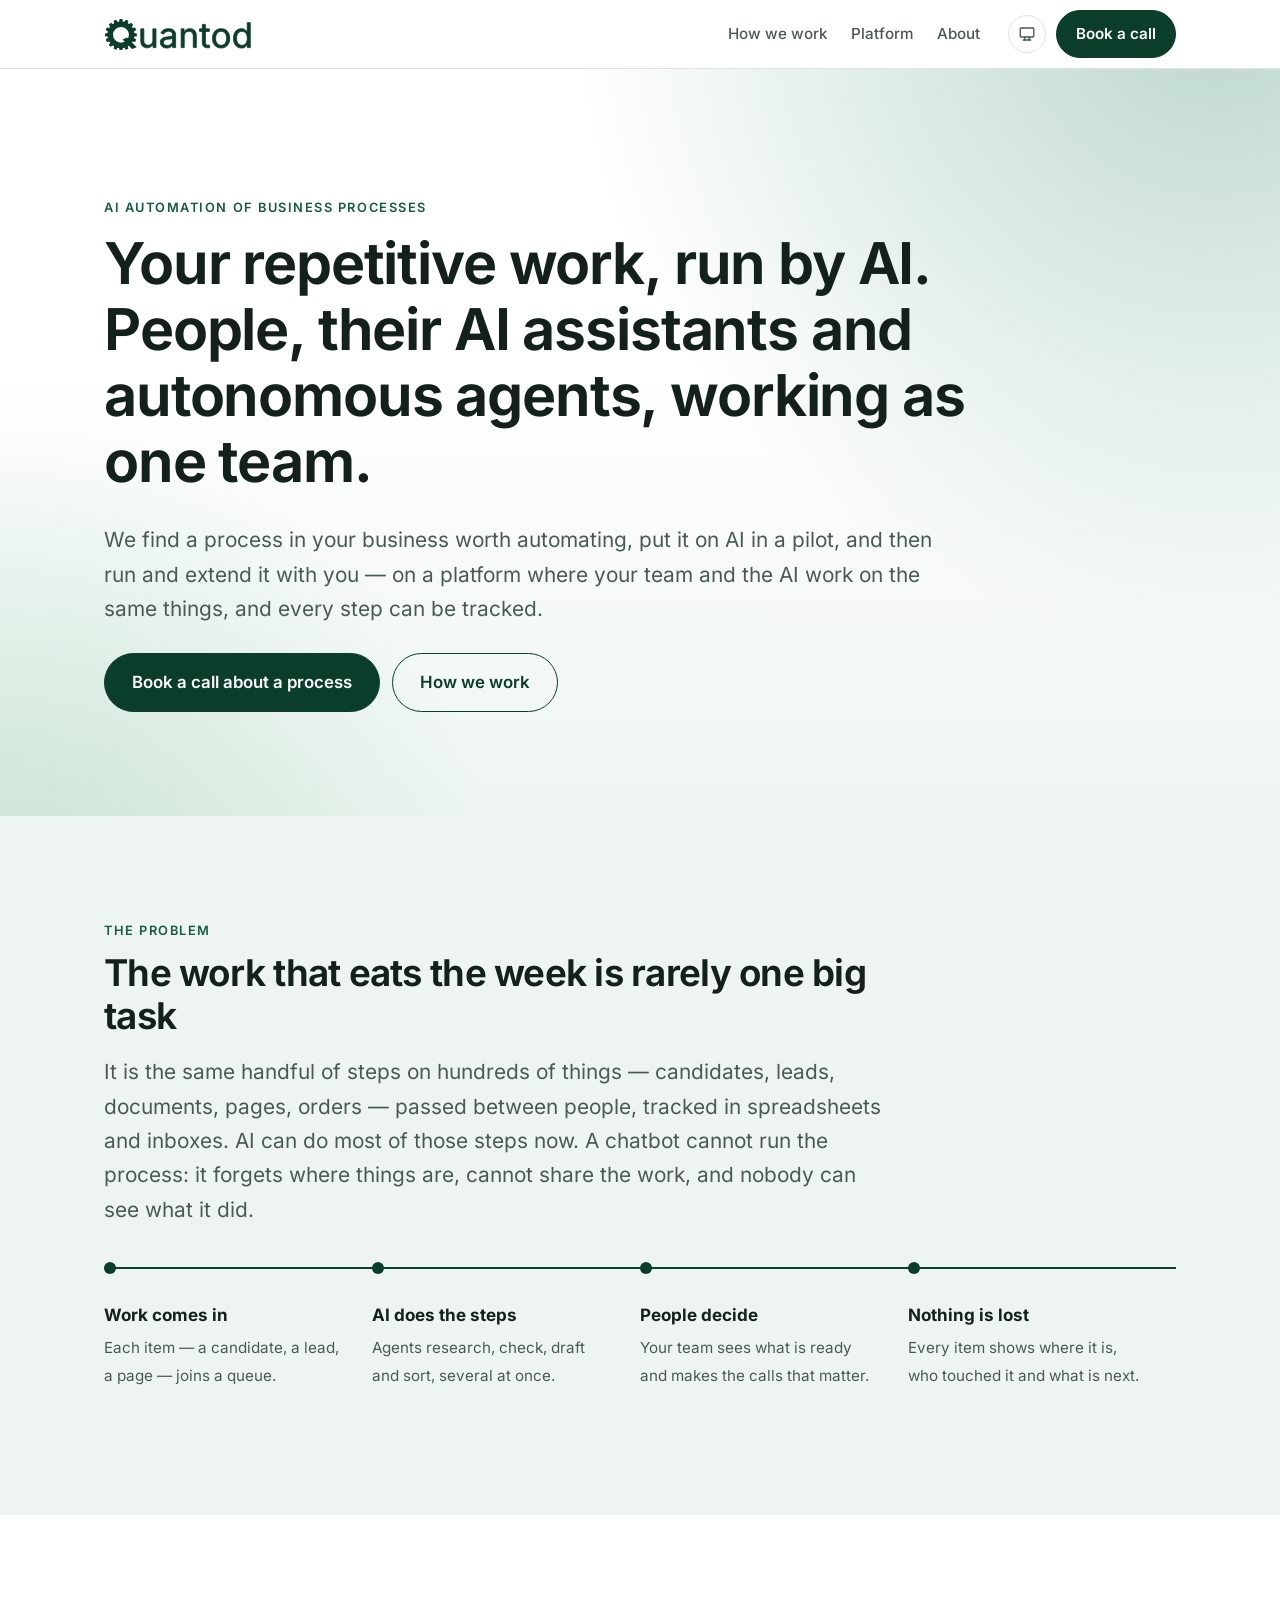
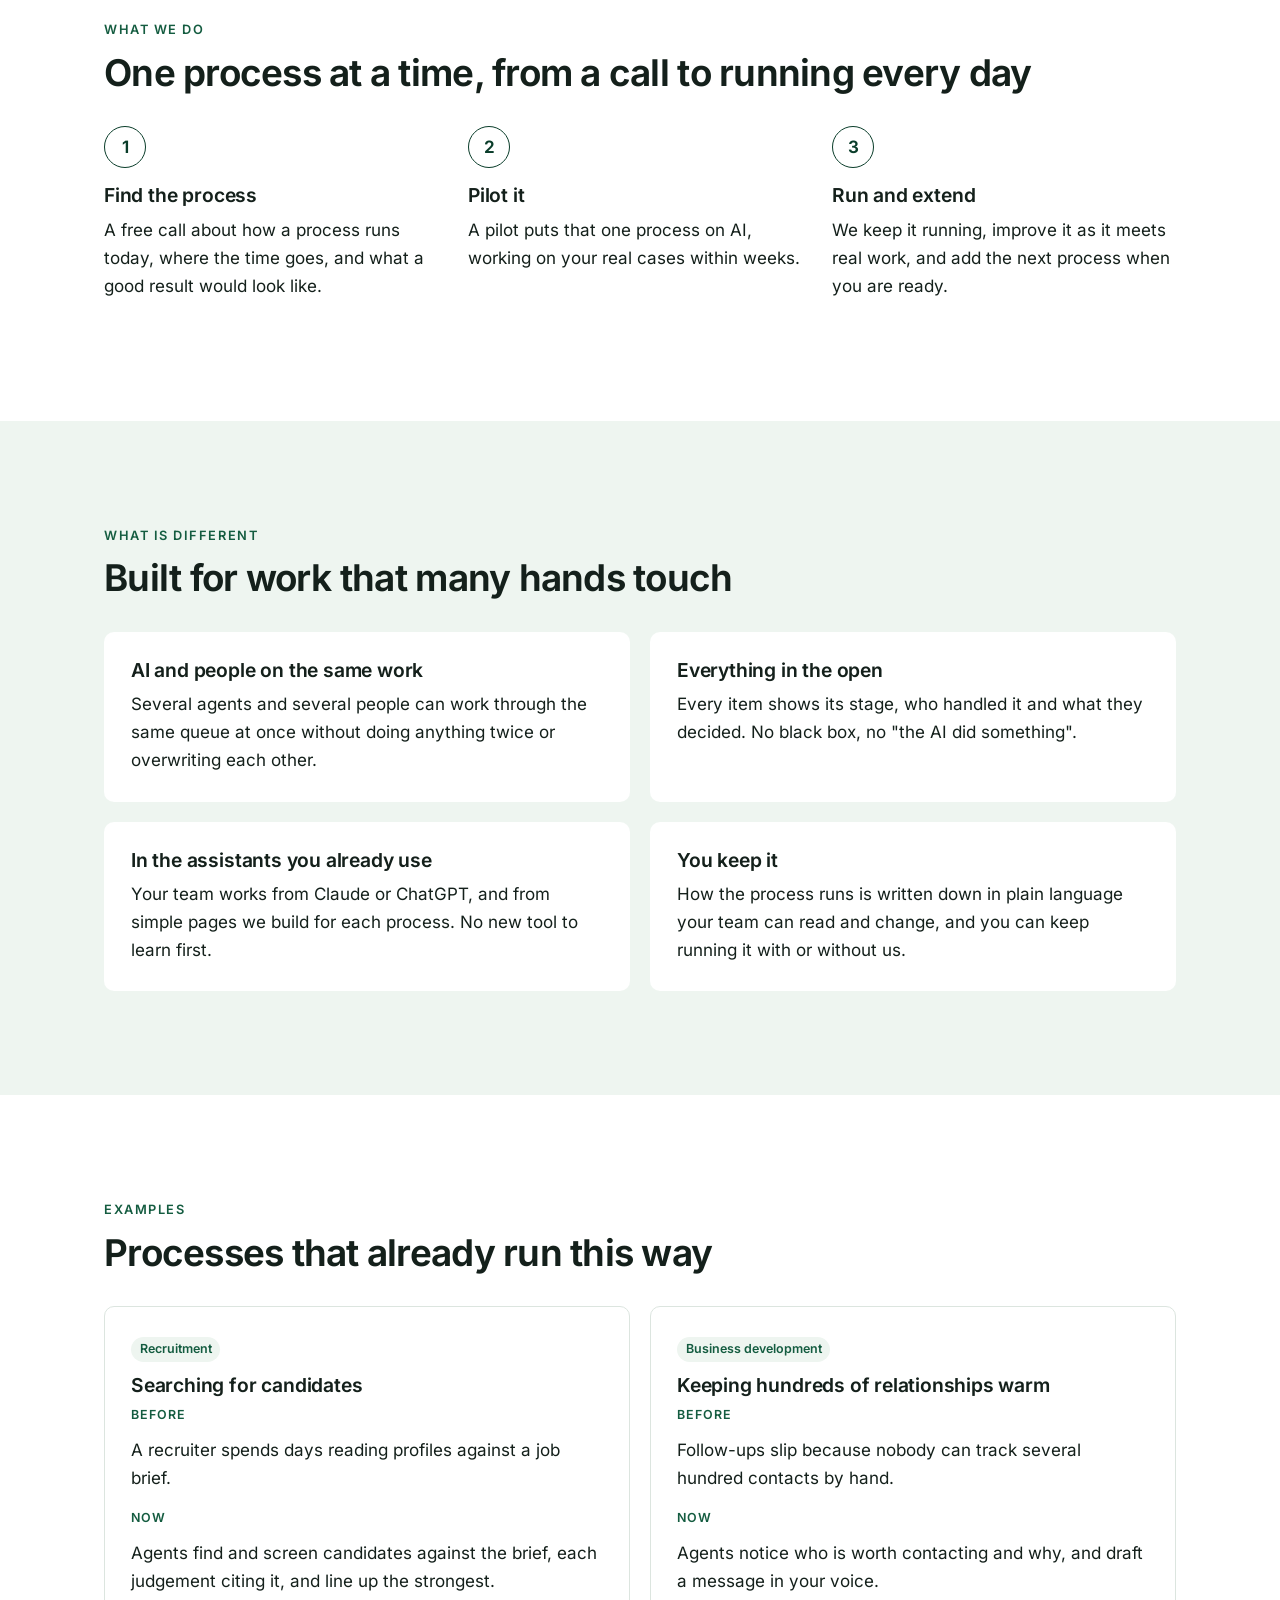
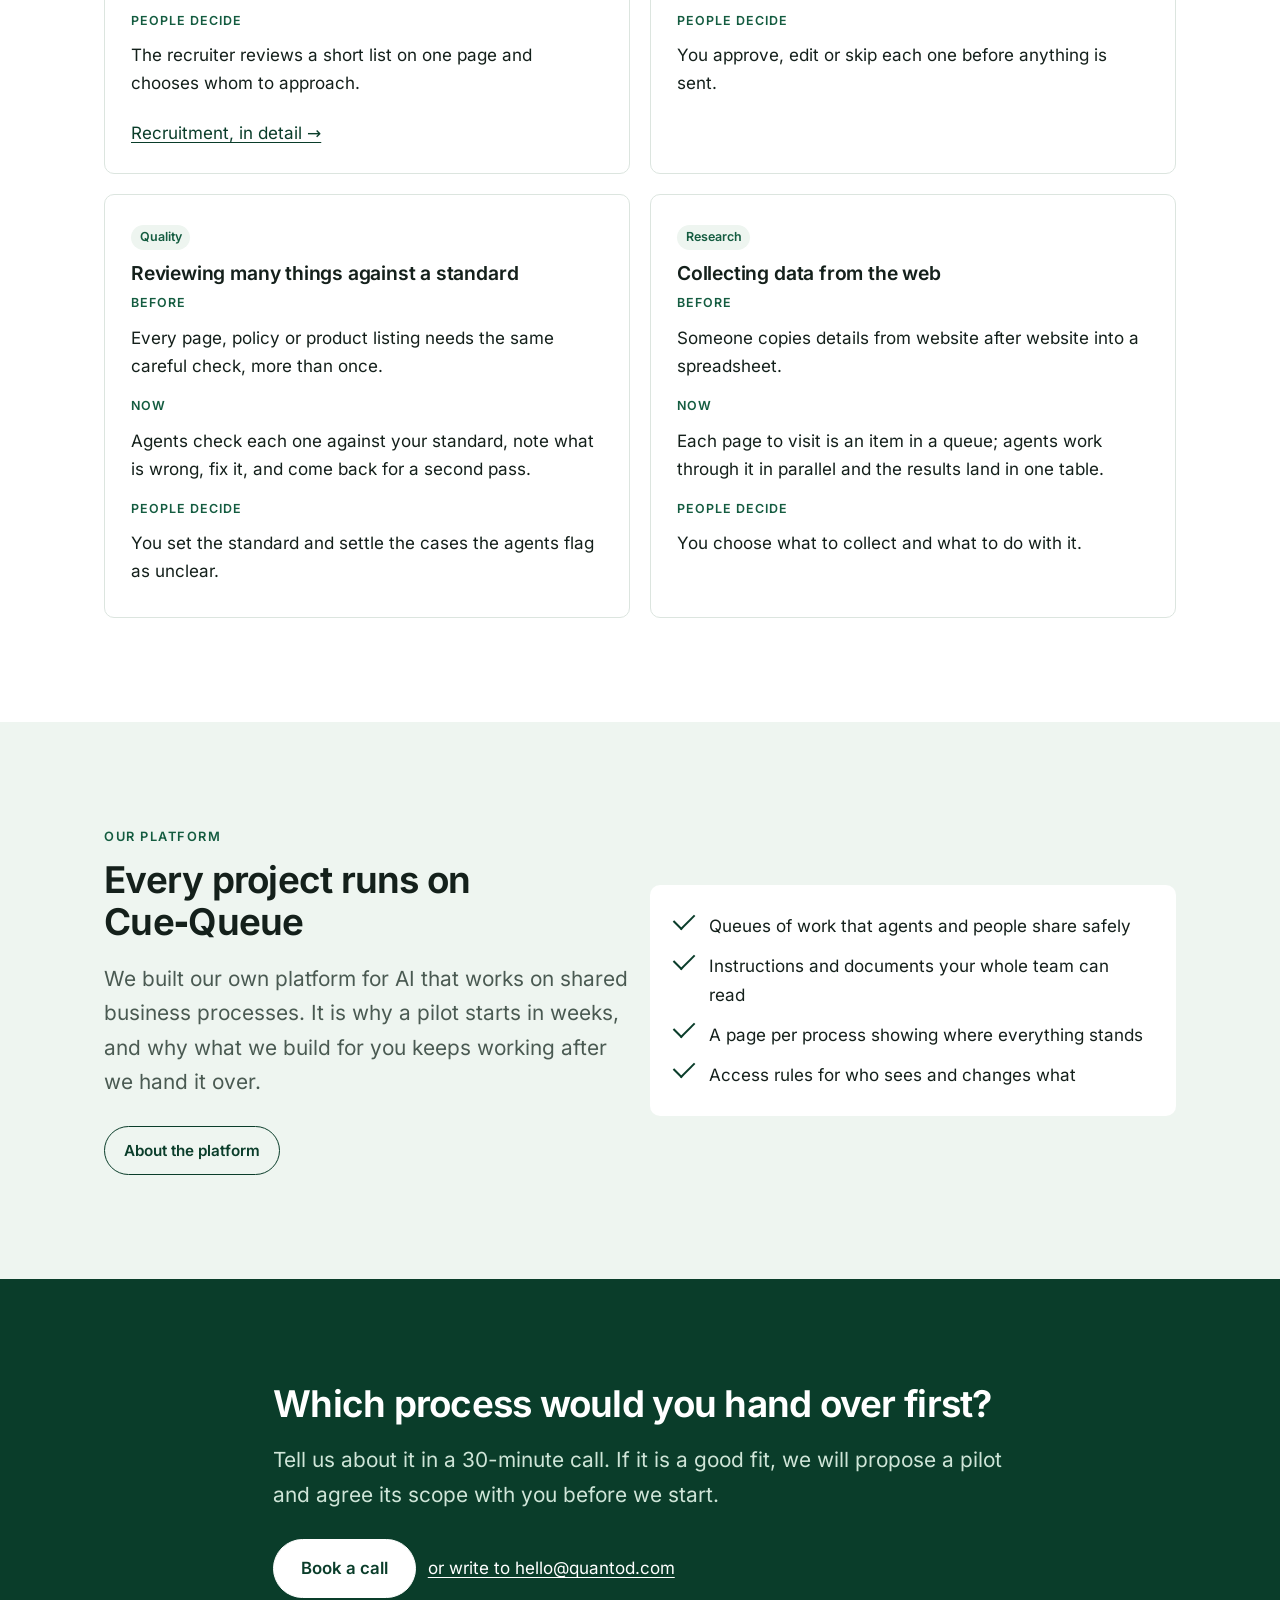
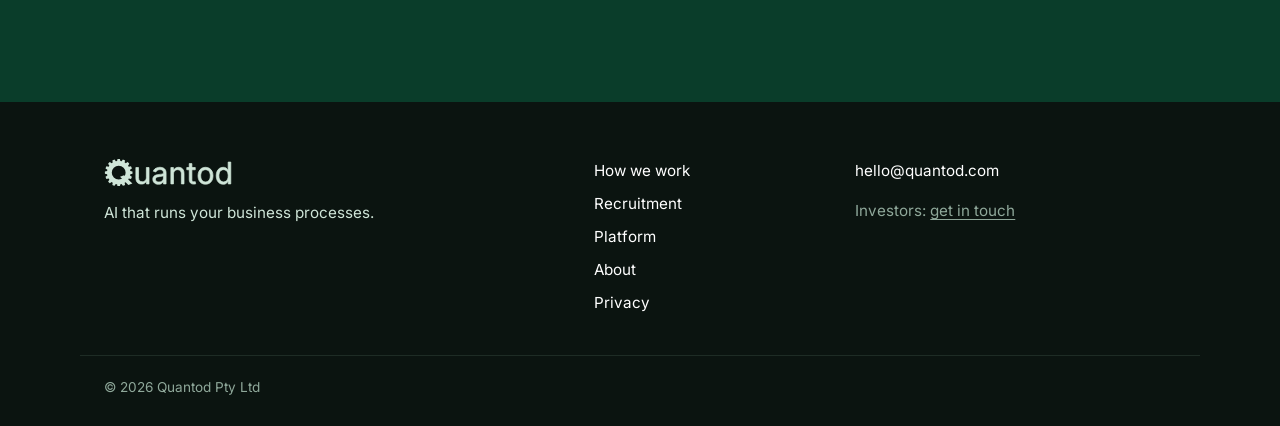
<file: index.html>
<!doctype html>
<html lang="en">
<head>
  <meta charset="utf-8">
  <meta name="viewport" content="width=device-width, initial-scale=1">
  <!-- The site draws its own light and dark themes (site.css, the header's switch). darkreader-lock
       keeps Dark Reader from darkening it again; color-scheme tells browsers (Chrome's forced dark on
       Android, Samsung Internet, …) that both schemes are drawn here, so they leave the page alone. -->
  <meta name="darkreader-lock">
  <meta name="color-scheme" content="light dark">
  <title>Quantod — AI that runs your business processes</title>
  <meta name="description" content="Quantod puts your repetitive business processes on AI — a pilot on one process, then we run and extend it. People, their AI assistants and autonomous agents, working as one team.">
  <link rel="canonical" href="https://quantod.com/">
  <meta property="og:type" content="website">
  <meta property="og:title" content="Quantod — AI that runs your business processes">
  <meta property="og:description" content="Quantod puts your repetitive business processes on AI — a pilot on one process, then we run and extend it. People, their AI assistants and autonomous agents, working as one team.">
  <meta property="og:url" content="https://quantod.com/">
  <meta property="og:image" content="https://quantod.com/assets/share.png">
  <!-- The browser bar's colour: by the system, until the visitor picks a theme (theme.js). -->
  <meta name="theme-color" content="#FFFFFF" media="(prefers-color-scheme: light)">
  <meta name="theme-color" content="#0C1310" media="(prefers-color-scheme: dark)">
  <link rel="icon" href="/favicon.svg" type="image/svg+xml">
  <link rel="icon" href="/favicon-32.png" sizes="32x32" type="image/png">
  <link rel="apple-touch-icon" href="/apple-touch-icon.png">
  <link rel="preload" href="/assets/fonts/inter.woff2" as="font" type="font/woff2" crossorigin>
  <script src="/assets/theme-init.js"></script>
  <link rel="stylesheet" href="/assets/site.css">
  <script src="/assets/theme.js" defer></script>
</head>
<body>
  <a class="skip" href="#main">Skip to content</a>
  <header class="top">
    <div class="wrap top-row">
      <a class="brand" href="/" aria-label="Quantod, home"><img class="for-light" src="/assets/quantod-wordmark-green.svg" alt="Quantod" width="150" height="32"><img class="for-dark" src="/assets/quantod-wordmark-on-dark.svg" alt="Quantod" width="150" height="32"></a>
      <nav class="nav" aria-label="Main">
        <a href="/how-we-work/">How we work</a>
        <a href="/platform/">Platform</a>
        <a href="/about/">About</a>
      </nav>
      <div class="top-tools">
        <!-- Light → dark → system (theme.js). Icons: Tabler (MIT) sun, moon, device-desktop. -->
        <button type="button" class="theme-button" data-theme-button data-choice="auto" aria-label="Theme: System (change)" title="Theme: System">
          <svg class="icon-light" viewBox="0 0 24 24" width="18" height="18" fill="none" aria-hidden="true"><path d="M12 12m-4 0a4 4 0 1 0 8 0a4 4 0 1 0 -8 0"/><path d="M3 12h1m8 -9v1m8 8h1m-9 8v1m-6.4 -15.4l.7 .7m12.1 -.7l-.7 .7m0 11.4l.7 .7m-12.1 -.7l-.7 .7"/></svg>
          <svg class="icon-dark" viewBox="0 0 24 24" width="18" height="18" fill="none" aria-hidden="true"><path d="M12 3c.132 0 .263 0 .393 0a7.5 7.5 0 0 0 7.92 12.446a9 9 0 1 1 -8.313 -12.454z"/></svg>
          <svg class="icon-auto" viewBox="0 0 24 24" width="18" height="18" fill="none" aria-hidden="true"><path d="M3 5a1 1 0 0 1 1 -1h16a1 1 0 0 1 1 1v10a1 1 0 0 1 -1 1h-16a1 1 0 0 1 -1 -1v-10z"/><path d="M7 20h10"/><path d="M9 16v4"/><path d="M15 16v4"/></svg>
        </button>
        <a class="button" href="https://cal.com/quantod">Book a call</a>
      </div>
    </div>
  </header>

  <main id="main">

    <section class="hero wash">
      <div class="wrap">
        <p class="eyebrow">AI automation of business processes</p>
        <h1>Your repetitive work, run by AI. People, their AI assistants and autonomous agents, working as one team.</h1>
        <p class="lead">We find a process in your business worth automating, put it on AI in a pilot, and then run and extend it with you — on a platform where your team and the AI work on the same things, and every step can be tracked.</p>
        <div class="actions">
          <a class="button big" href="https://cal.com/quantod">Book a call about a process</a>
          <a class="button ghost big" href="/how-we-work/">How we work</a>
        </div>
      </div>
    </section>

    <section class="tint">
      <div class="wrap">
        <div class="narrow">
          <p class="eyebrow">The problem</p>
          <h2>The work that eats the week is rarely one big task</h2>
          <p class="lead">It is the same handful of steps on hundreds of things — candidates, leads, documents, pages, orders — passed between people, tracked in spreadsheets and inboxes. AI can do most of those steps now. A chatbot cannot run the process: it forgets where things are, cannot share the work, and nobody can see what it did.</p>
        </div>
        <div class="flow" aria-label="How a process runs with Quantod">
          <div><strong>Work comes in</strong><span>Each item — a candidate, a lead, a page — joins a queue.</span></div>
          <div><strong>AI does the steps</strong><span>Agents research, check, draft and sort, several at once.</span></div>
          <div><strong>People decide</strong><span>Your team sees what is ready and makes the calls that matter.</span></div>
          <div><strong>Nothing is lost</strong><span>Every item shows where it is, who touched it and what is next.</span></div>
        </div>
      </div>
    </section>

    <section>
      <div class="wrap">
        <p class="eyebrow">What we do</p>
        <h2>One process at a time, from a call to running every day</h2>
        <div class="grid three steps stack-top">
          <div class="step"><h3>Find the process</h3><p>A free call about how a process runs today, where the time goes, and what a good result would look like.</p></div>
          <div class="step"><h3>Pilot it</h3><p>A pilot puts that one process on AI, working on your real cases within weeks.</p></div>
          <div class="step"><h3>Run and extend</h3><p>We keep it running, improve it as it meets real work, and add the next process when you are ready.</p></div>
        </div>
      </div>
    </section>

    <section class="tint">
      <div class="wrap">
        <p class="eyebrow">What is different</p>
        <h2>Built for work that many hands touch</h2>
        <div class="grid two stack-top">
          <div class="card"><h3>AI and people on the same work</h3><p>Several agents and several people can work through the same queue at once without doing anything twice or overwriting each other.</p></div>
          <div class="card"><h3>Everything in the open</h3><p>Every item shows its stage, who handled it and what they decided. No black box, no "the AI did something".</p></div>
          <div class="card"><h3>In the assistants you already use</h3><p>Your team works from Claude or ChatGPT, and from simple pages we build for each process. No new tool to learn first.</p></div>
          <div class="card"><h3>You keep it</h3><p>How the process runs is written down in plain language your team can read and change, and you can keep running it with or without us.</p></div>
        </div>
      </div>
    </section>

    <section>
      <div class="wrap">
        <p class="eyebrow">Examples</p>
        <h2>Processes that already run this way</h2>
        <div class="grid two stack-top">
          <article class="card story">
            <span class="tag">Recruitment</span>
            <h3>Searching for candidates</h3>
            <dl>
              <dt>Before</dt><dd>A recruiter spends days reading profiles against a job brief.</dd>
              <dt>Now</dt><dd>Agents find and screen candidates against the brief, each judgement citing it, and line up the strongest.</dd>
              <dt>People decide</dt><dd>The recruiter reviews a short list on one page and chooses whom to approach.</dd>
            </dl>
            <p class="more"><a href="/recruitment/">Recruitment, in detail →</a></p>
          </article>
          <article class="card story">
            <span class="tag">Business development</span>
            <h3>Keeping hundreds of relationships warm</h3>
            <dl>
              <dt>Before</dt><dd>Follow-ups slip because nobody can track several hundred contacts by hand.</dd>
              <dt>Now</dt><dd>Agents notice who is worth contacting and why, and draft a message in your voice.</dd>
              <dt>People decide</dt><dd>You approve, edit or skip each one before anything is sent.</dd>
            </dl>
          </article>
          <article class="card story">
            <span class="tag">Quality</span>
            <h3>Reviewing many things against a standard</h3>
            <dl>
              <dt>Before</dt><dd>Every page, policy or product listing needs the same careful check, more than once.</dd>
              <dt>Now</dt><dd>Agents check each one against your standard, note what is wrong, fix it, and come back for a second pass.</dd>
              <dt>People decide</dt><dd>You set the standard and settle the cases the agents flag as unclear.</dd>
            </dl>
          </article>
          <article class="card story">
            <span class="tag">Research</span>
            <h3>Collecting data from the web</h3>
            <dl>
              <dt>Before</dt><dd>Someone copies details from website after website into a spreadsheet.</dd>
              <dt>Now</dt><dd>Each page to visit is an item in a queue; agents work through it in parallel and the results land in one table.</dd>
              <dt>People decide</dt><dd>You choose what to collect and what to do with it.</dd>
            </dl>
          </article>
        </div>
      </div>
    </section>

    <section class="tint">
      <div class="wrap grid two align-center">
        <div>
          <p class="eyebrow">Our platform</p>
          <h2>Every project runs on Cue‑Queue</h2>
          <p class="lead">We built our own platform for AI that works on shared business processes. It is why a pilot starts in weeks, and why what we build for you keeps working after we hand it over.</p>
          <div class="actions"><a class="button ghost" href="/platform/">About the platform</a></div>
        </div>
        <div class="card">
          <ul class="ticks">
            <li>Queues of work that agents and people share safely</li>
            <li>Instructions and documents your whole team can read</li>
            <li>A page per process showing where everything stands</li>
            <li>Access rules for who sees and changes what</li>
          </ul>
        </div>
      </div>
    </section>

    <section class="dark">
      <div class="wrap narrow">
        <h2>Which process would you hand over first?</h2>
        <p class="lead">Tell us about it in a 30-minute call. If it is a good fit, we will propose a pilot and agree its scope with you before we start.</p>
        <div class="actions"><a class="button big" href="https://cal.com/quantod">Book a call</a><a href="mailto:hello@quantod.com">or write to hello@quantod.com</a></div>
      </div>
    </section>

  </main>

  <footer class="foot">
    <div class="wrap foot-row">
      <div>
        <img src="/assets/quantod-wordmark-on-dark.svg" alt="Quantod" width="130" height="28">
        <p>AI that runs your business processes.</p>
      </div>
      <nav aria-label="Footer">
        <a href="/how-we-work/">How we work</a>
        <a href="/recruitment/">Recruitment</a>
        <a href="/platform/">Platform</a>
        <a href="/about/">About</a>
        <a href="/privacy/">Privacy</a>
      </nav>
      <div>
        <p><a href="mailto:hello@quantod.com">hello@quantod.com</a></p>
        <p class="quiet">Investors: <a href="mailto:hello@quantod.com?subject=Investors">get in touch</a></p>
      </div>
    </div>
    <div class="wrap legal">© 2026 Quantod Pty Ltd</div>
  </footer>
</body>
</html>
</file>
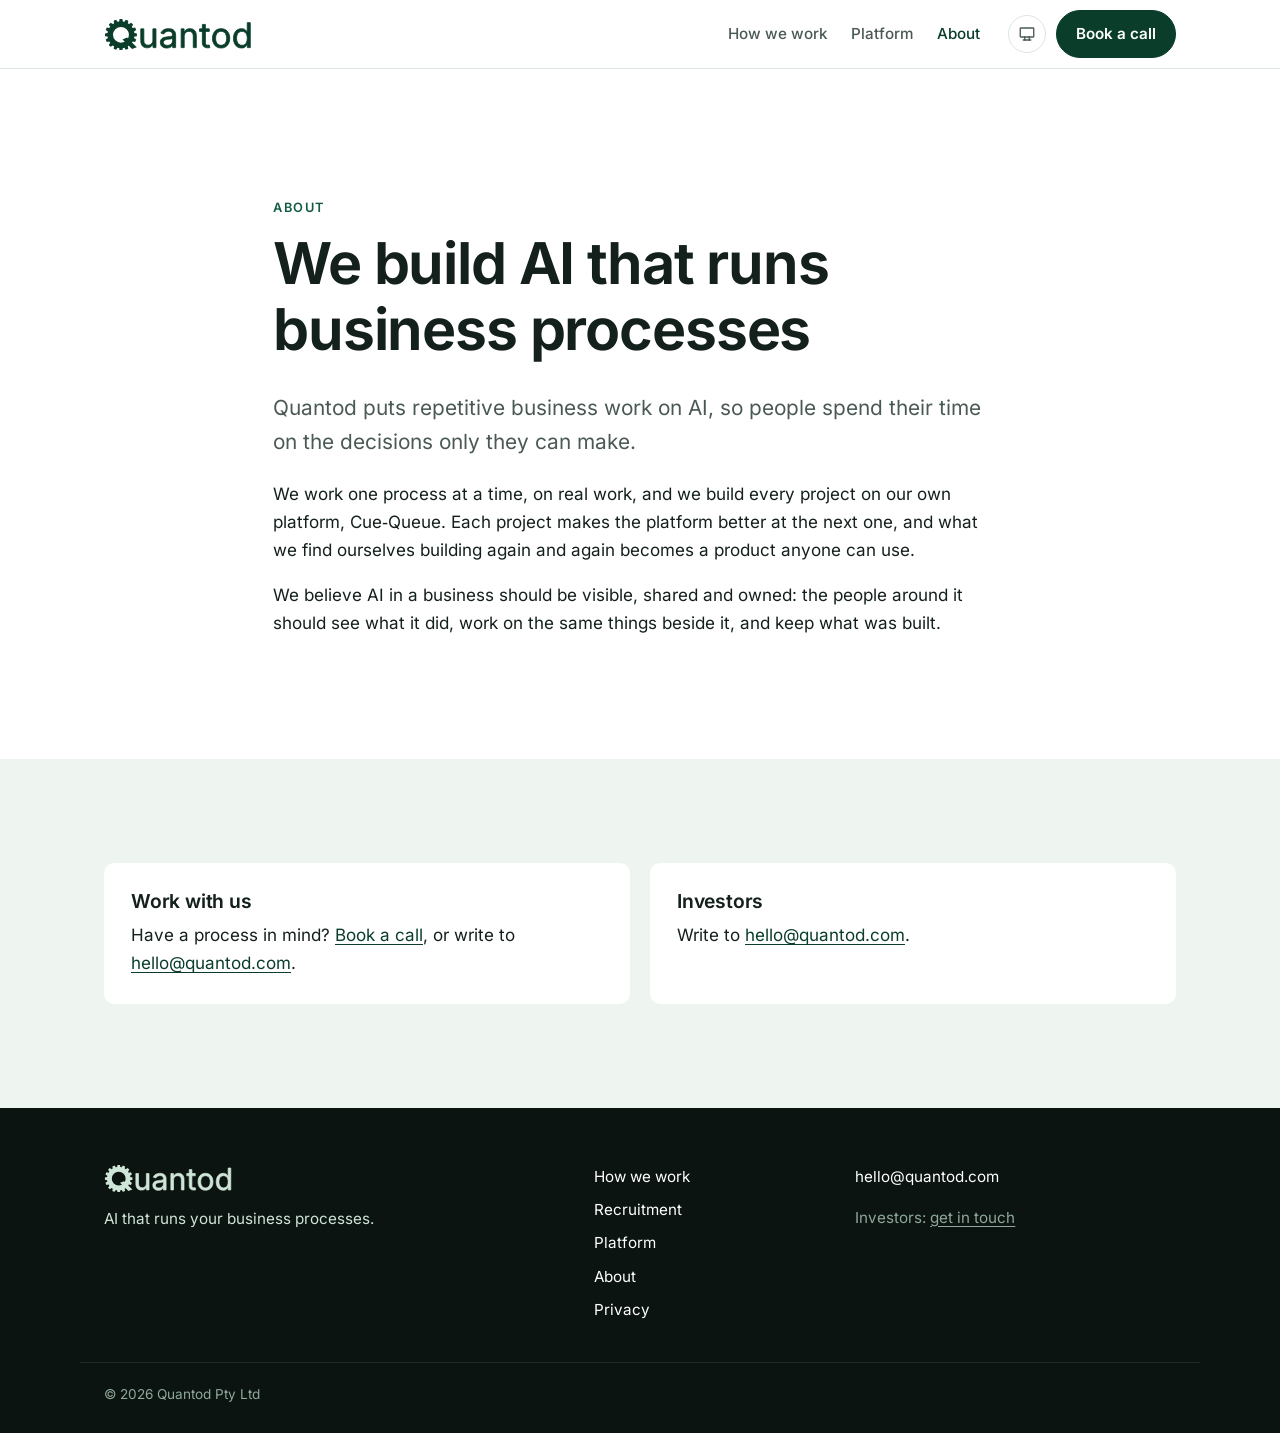
<file: about/index.html>
<!doctype html>
<html lang="en">
<head>
  <meta charset="utf-8">
  <meta name="viewport" content="width=device-width, initial-scale=1">
  <!-- The site draws its own light and dark themes (site.css, the header's switch). darkreader-lock
       keeps Dark Reader from darkening it again; color-scheme tells browsers (Chrome's forced dark on
       Android, Samsung Internet, …) that both schemes are drawn here, so they leave the page alone. -->
  <meta name="darkreader-lock">
  <meta name="color-scheme" content="light dark">
  <title>About — Quantod</title>
  <meta name="description" content="Quantod builds AI that runs business processes. We deliver it as projects, on our own platform, and turn what repeats into products.">
  <link rel="canonical" href="https://quantod.com/about/">
  <meta property="og:type" content="website">
  <meta property="og:title" content="About — Quantod">
  <meta property="og:description" content="Quantod builds AI that runs business processes. We deliver it as projects, on our own platform, and turn what repeats into products.">
  <meta property="og:url" content="https://quantod.com/about/">
  <meta property="og:image" content="https://quantod.com/assets/share.png">
  <!-- The browser bar's colour: by the system, until the visitor picks a theme (theme.js). -->
  <meta name="theme-color" content="#FFFFFF" media="(prefers-color-scheme: light)">
  <meta name="theme-color" content="#0C1310" media="(prefers-color-scheme: dark)">
  <link rel="icon" href="/favicon.svg" type="image/svg+xml">
  <link rel="icon" href="/favicon-32.png" sizes="32x32" type="image/png">
  <link rel="apple-touch-icon" href="/apple-touch-icon.png">
  <link rel="preload" href="/assets/fonts/inter.woff2" as="font" type="font/woff2" crossorigin>
  <script src="/assets/theme-init.js"></script>
  <link rel="stylesheet" href="/assets/site.css">
  <script src="/assets/theme.js" defer></script>
</head>
<body>
  <a class="skip" href="#main">Skip to content</a>
  <header class="top">
    <div class="wrap top-row">
      <a class="brand" href="/" aria-label="Quantod, home"><img class="for-light" src="/assets/quantod-wordmark-green.svg" alt="Quantod" width="150" height="32"><img class="for-dark" src="/assets/quantod-wordmark-on-dark.svg" alt="Quantod" width="150" height="32"></a>
      <nav class="nav" aria-label="Main">
        <a href="/how-we-work/">How we work</a>
        <a href="/platform/">Platform</a>
        <a href="/about/" aria-current="page">About</a>
      </nav>
      <div class="top-tools">
        <!-- Light → dark → system (theme.js). Icons: Tabler (MIT) sun, moon, device-desktop. -->
        <button type="button" class="theme-button" data-theme-button data-choice="auto" aria-label="Theme: System (change)" title="Theme: System">
          <svg class="icon-light" viewBox="0 0 24 24" width="18" height="18" fill="none" aria-hidden="true"><path d="M12 12m-4 0a4 4 0 1 0 8 0a4 4 0 1 0 -8 0"/><path d="M3 12h1m8 -9v1m8 8h1m-9 8v1m-6.4 -15.4l.7 .7m12.1 -.7l-.7 .7m0 11.4l.7 .7m-12.1 -.7l-.7 .7"/></svg>
          <svg class="icon-dark" viewBox="0 0 24 24" width="18" height="18" fill="none" aria-hidden="true"><path d="M12 3c.132 0 .263 0 .393 0a7.5 7.5 0 0 0 7.92 12.446a9 9 0 1 1 -8.313 -12.454z"/></svg>
          <svg class="icon-auto" viewBox="0 0 24 24" width="18" height="18" fill="none" aria-hidden="true"><path d="M3 5a1 1 0 0 1 1 -1h16a1 1 0 0 1 1 1v10a1 1 0 0 1 -1 1h-16a1 1 0 0 1 -1 -1v-10z"/><path d="M7 20h10"/><path d="M9 16v4"/><path d="M15 16v4"/></svg>
        </button>
        <a class="button" href="https://cal.com/quantod">Book a call</a>
      </div>
    </div>
  </header>

  <main id="main">

    <section class="hero">
      <div class="wrap narrow">
        <p class="eyebrow">About</p>
        <h1>We build AI that runs business processes</h1>
        <p class="lead">Quantod puts repetitive business work on AI, so people spend their time on the decisions only they can make.</p>
        <p>We work one process at a time, on real work, and we build every project on our own platform, Cue‑Queue. Each project makes the platform better at the next one, and what we find ourselves building again and again becomes a product anyone can use.</p>
        <p>We believe AI in a business should be visible, shared and owned: the people around it should see what it did, work on the same things beside it, and keep what was built.</p>
      </div>
    </section>

    <section class="tint">
      <div class="wrap grid two">
        <div class="card">
          <h3>Work with us</h3>
          <p>Have a process in mind? <a href="https://cal.com/quantod">Book a call</a>, or write to <a href="mailto:hello@quantod.com">hello@quantod.com</a>.</p>
        </div>
        <div class="card">
          <h3>Investors</h3>
          <p>Write to <a href="mailto:hello@quantod.com?subject=Investors">hello@quantod.com</a>.</p>
        </div>
      </div>
    </section>

  </main>

  <footer class="foot">
    <div class="wrap foot-row">
      <div>
        <img src="/assets/quantod-wordmark-on-dark.svg" alt="Quantod" width="130" height="28">
        <p>AI that runs your business processes.</p>
      </div>
      <nav aria-label="Footer">
        <a href="/how-we-work/">How we work</a>
        <a href="/recruitment/">Recruitment</a>
        <a href="/platform/">Platform</a>
        <a href="/about/">About</a>
        <a href="/privacy/">Privacy</a>
      </nav>
      <div>
        <p><a href="mailto:hello@quantod.com">hello@quantod.com</a></p>
        <p class="quiet">Investors: <a href="mailto:hello@quantod.com?subject=Investors">get in touch</a></p>
      </div>
    </div>
    <div class="wrap legal">© 2026 Quantod Pty Ltd</div>
  </footer>
</body>
</html>
</file>
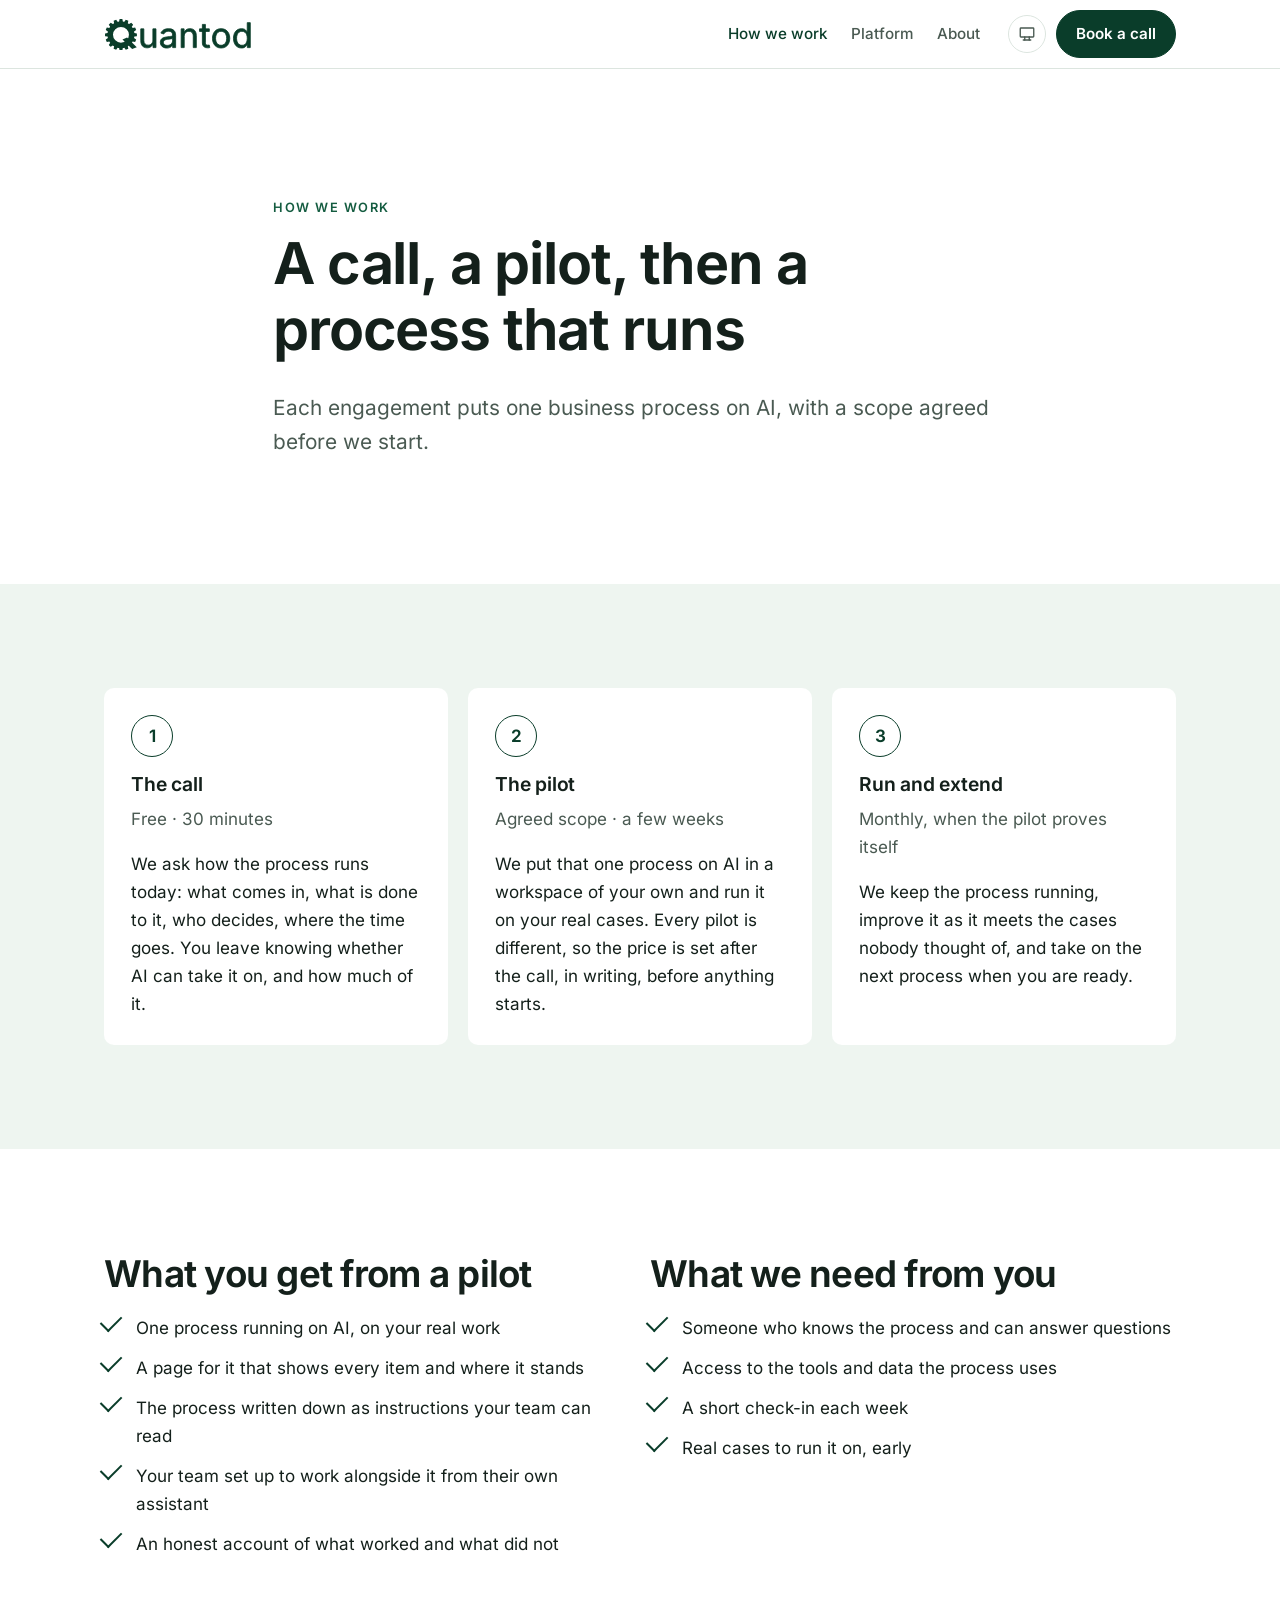
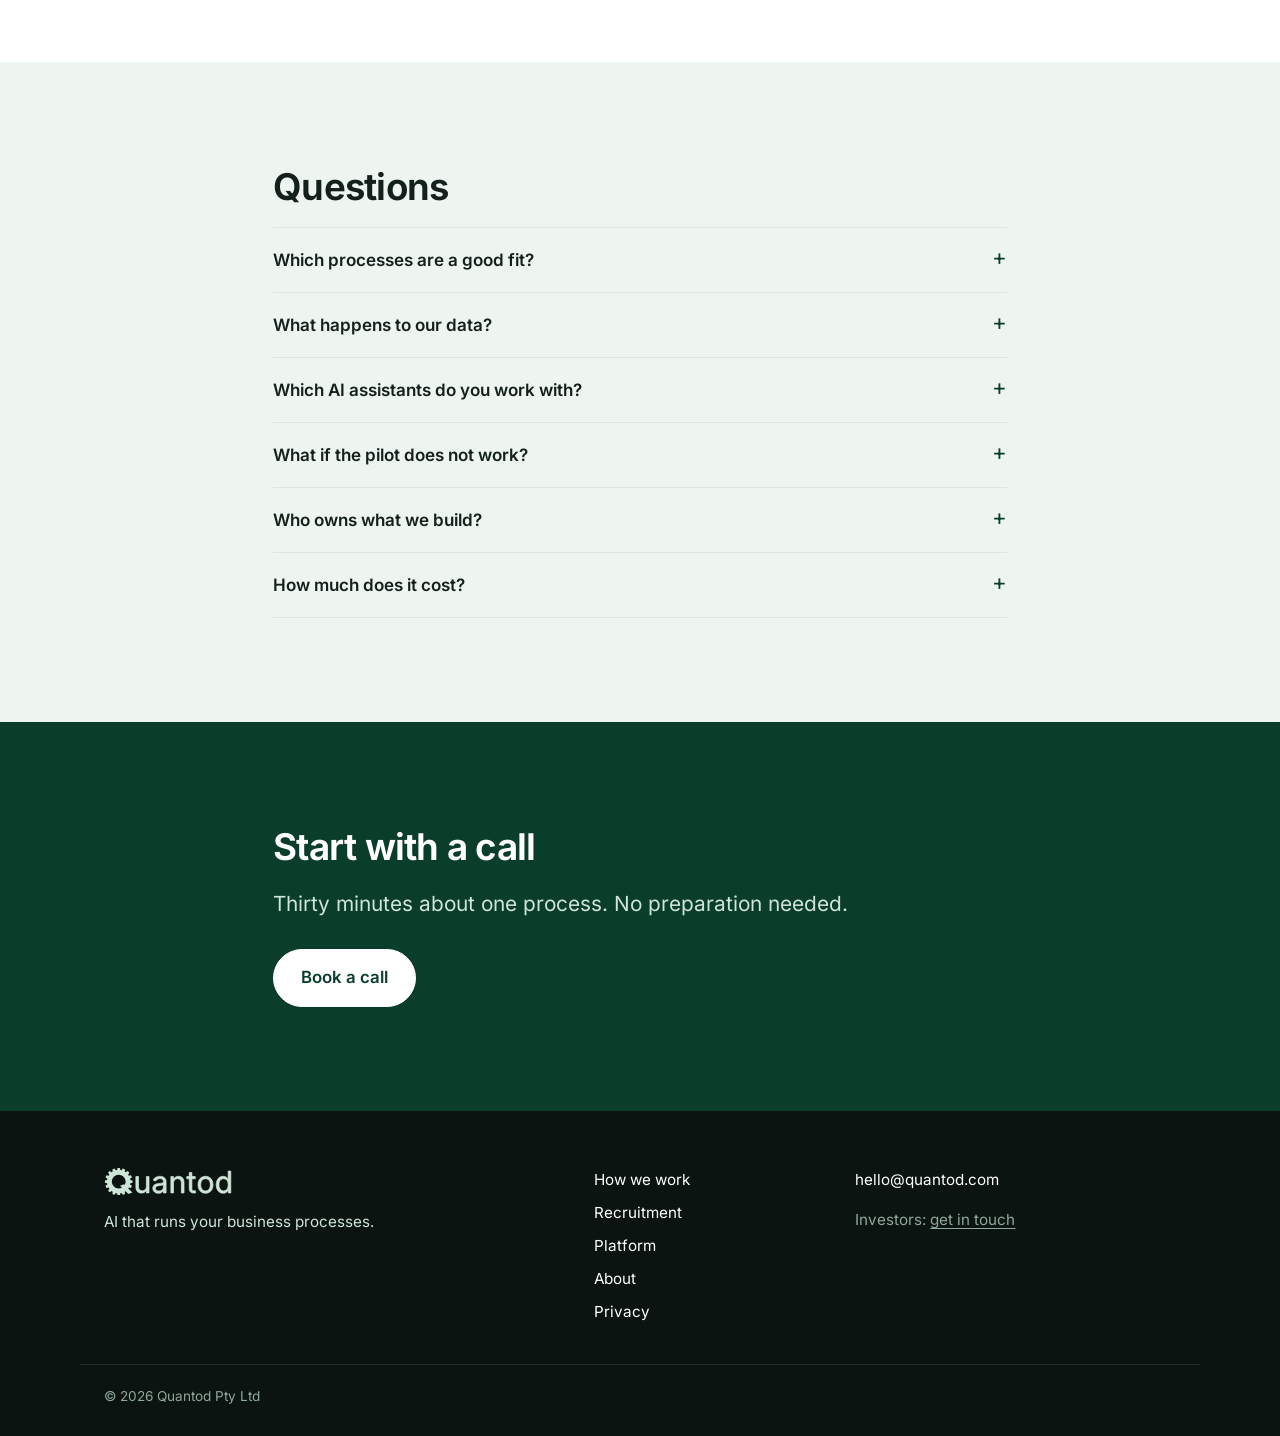
<file: how-we-work/index.html>
<!doctype html>
<html lang="en">
<head>
  <meta charset="utf-8">
  <meta name="viewport" content="width=device-width, initial-scale=1">
  <!-- The site draws its own light and dark themes (site.css, the header's switch). darkreader-lock
       keeps Dark Reader from darkening it again; color-scheme tells browsers (Chrome's forced dark on
       Android, Samsung Internet, …) that both schemes are drawn here, so they leave the page alone. -->
  <meta name="darkreader-lock">
  <meta name="color-scheme" content="light dark">
  <title>How we work — Quantod</title>
  <meta name="description" content="A free call, a pilot on one process, then running and extending it. What you get, what we need from you, and what you keep.">
  <link rel="canonical" href="https://quantod.com/how-we-work/">
  <meta property="og:type" content="website">
  <meta property="og:title" content="How we work — Quantod">
  <meta property="og:description" content="A free call, a pilot on one process, then running and extending it. What you get, what we need from you, and what you keep.">
  <meta property="og:url" content="https://quantod.com/how-we-work/">
  <meta property="og:image" content="https://quantod.com/assets/share.png">
  <!-- The browser bar's colour: by the system, until the visitor picks a theme (theme.js). -->
  <meta name="theme-color" content="#FFFFFF" media="(prefers-color-scheme: light)">
  <meta name="theme-color" content="#0C1310" media="(prefers-color-scheme: dark)">
  <link rel="icon" href="/favicon.svg" type="image/svg+xml">
  <link rel="icon" href="/favicon-32.png" sizes="32x32" type="image/png">
  <link rel="apple-touch-icon" href="/apple-touch-icon.png">
  <link rel="preload" href="/assets/fonts/inter.woff2" as="font" type="font/woff2" crossorigin>
  <script src="/assets/theme-init.js"></script>
  <link rel="stylesheet" href="/assets/site.css">
  <script src="/assets/theme.js" defer></script>
</head>
<body>
  <a class="skip" href="#main">Skip to content</a>
  <header class="top">
    <div class="wrap top-row">
      <a class="brand" href="/" aria-label="Quantod, home"><img class="for-light" src="/assets/quantod-wordmark-green.svg" alt="Quantod" width="150" height="32"><img class="for-dark" src="/assets/quantod-wordmark-on-dark.svg" alt="Quantod" width="150" height="32"></a>
      <nav class="nav" aria-label="Main">
        <a href="/how-we-work/" aria-current="page">How we work</a>
        <a href="/platform/">Platform</a>
        <a href="/about/">About</a>
      </nav>
      <div class="top-tools">
        <!-- Light → dark → system (theme.js). Icons: Tabler (MIT) sun, moon, device-desktop. -->
        <button type="button" class="theme-button" data-theme-button data-choice="auto" aria-label="Theme: System (change)" title="Theme: System">
          <svg class="icon-light" viewBox="0 0 24 24" width="18" height="18" fill="none" aria-hidden="true"><path d="M12 12m-4 0a4 4 0 1 0 8 0a4 4 0 1 0 -8 0"/><path d="M3 12h1m8 -9v1m8 8h1m-9 8v1m-6.4 -15.4l.7 .7m12.1 -.7l-.7 .7m0 11.4l.7 .7m-12.1 -.7l-.7 .7"/></svg>
          <svg class="icon-dark" viewBox="0 0 24 24" width="18" height="18" fill="none" aria-hidden="true"><path d="M12 3c.132 0 .263 0 .393 0a7.5 7.5 0 0 0 7.92 12.446a9 9 0 1 1 -8.313 -12.454z"/></svg>
          <svg class="icon-auto" viewBox="0 0 24 24" width="18" height="18" fill="none" aria-hidden="true"><path d="M3 5a1 1 0 0 1 1 -1h16a1 1 0 0 1 1 1v10a1 1 0 0 1 -1 1h-16a1 1 0 0 1 -1 -1v-10z"/><path d="M7 20h10"/><path d="M9 16v4"/><path d="M15 16v4"/></svg>
        </button>
        <a class="button" href="https://cal.com/quantod">Book a call</a>
      </div>
    </div>
  </header>

  <main id="main">

    <section class="hero">
      <div class="wrap narrow">
        <p class="eyebrow">How we work</p>
        <h1>A call, a pilot, then a process that runs</h1>
        <p class="lead">Each engagement puts one business process on AI, with a scope agreed before we start.</p>
      </div>
    </section>

    <section class="tint">
      <div class="wrap">
        <div class="grid three steps">
          <div class="card step">
            <h3>The call</h3>
            <p class="quiet">Free · 30 minutes</p>
            <p>We ask how the process runs today: what comes in, what is done to it, who decides, where the time goes. You leave knowing whether AI can take it on, and how much of it.</p>
          </div>
          <div class="card step">
            <h3>The pilot</h3>
            <p class="quiet">Agreed scope · a few weeks</p>
            <p>We put that one process on AI in a workspace of your own and run it on your real cases. Every pilot is different, so the price is set after the call, in writing, before anything starts.</p>
          </div>
          <div class="card step">
            <h3>Run and extend</h3>
            <p class="quiet">Monthly, when the pilot proves itself</p>
            <p>We keep the process running, improve it as it meets the cases nobody thought of, and take on the next process when you are ready.</p>
          </div>
        </div>
      </div>
    </section>

    <section>
      <div class="wrap grid two">
        <div>
          <h2>What you get from a pilot</h2>
          <ul class="ticks">
            <li>One process running on AI, on your real work</li>
            <li>A page for it that shows every item and where it stands</li>
            <li>The process written down as instructions your team can read</li>
            <li>Your team set up to work alongside it from their own assistant</li>
            <li>An honest account of what worked and what did not</li>
          </ul>
        </div>
        <div>
          <h2>What we need from you</h2>
          <ul class="ticks">
            <li>Someone who knows the process and can answer questions</li>
            <li>Access to the tools and data the process uses</li>
            <li>A short check-in each week</li>
            <li>Real cases to run it on, early</li>
          </ul>
        </div>
      </div>
    </section>

    <section class="tint">
      <div class="wrap narrow">
        <h2>Questions</h2>
        <details>
          <summary>Which processes are a good fit?</summary>
          <p>Ones with many similar items, a few clear steps per item, and a person who makes the final call: sourcing and screening, outreach and follow-up, reviewing documents or pages against a standard, collecting and organising information. If the work is one-off or every case is entirely different, it is usually not.</p>
        </details>
        <details>
          <summary>What happens to our data?</summary>
          <p>It stays in your own workspace, under access rules you control, and is used only for your process. We agree in writing what we may access during the pilot.</p>
        </details>
        <details>
          <summary>Which AI assistants do you work with?</summary>
          <p>Your team can work from Claude or ChatGPT, connected to your workspace. The agents doing the steps can run on the model that suits the task.</p>
        </details>
        <details>
          <summary>What if the pilot does not work?</summary>
          <p>Then you will know exactly why, which is worth knowing, and you are not committed to anything further. The pilot stands on its own.</p>
        </details>
        <details>
          <summary>Who owns what we build?</summary>
          <p>The workspace and everything in it are yours. The platform underneath, Cue‑Queue, is ours, and you can keep using it with or without us.</p>
        </details>
        <details>
          <summary>How much does it cost?</summary>
          <p>Every process is different, so we do not publish prices. After the call we propose what the pilot will cover and what it will cost, and you decide.</p>
        </details>
      </div>
    </section>

    <section class="dark">
      <div class="wrap narrow">
        <h2>Start with a call</h2>
        <p class="lead">Thirty minutes about one process. No preparation needed.</p>
        <div class="actions"><a class="button big" href="https://cal.com/quantod">Book a call</a></div>
      </div>
    </section>

  </main>

  <footer class="foot">
    <div class="wrap foot-row">
      <div>
        <img src="/assets/quantod-wordmark-on-dark.svg" alt="Quantod" width="130" height="28">
        <p>AI that runs your business processes.</p>
      </div>
      <nav aria-label="Footer">
        <a href="/how-we-work/">How we work</a>
        <a href="/recruitment/">Recruitment</a>
        <a href="/platform/">Platform</a>
        <a href="/about/">About</a>
        <a href="/privacy/">Privacy</a>
      </nav>
      <div>
        <p><a href="mailto:hello@quantod.com">hello@quantod.com</a></p>
        <p class="quiet">Investors: <a href="mailto:hello@quantod.com?subject=Investors">get in touch</a></p>
      </div>
    </div>
    <div class="wrap legal">© 2026 Quantod Pty Ltd</div>
  </footer>
</body>
</html>
</file>
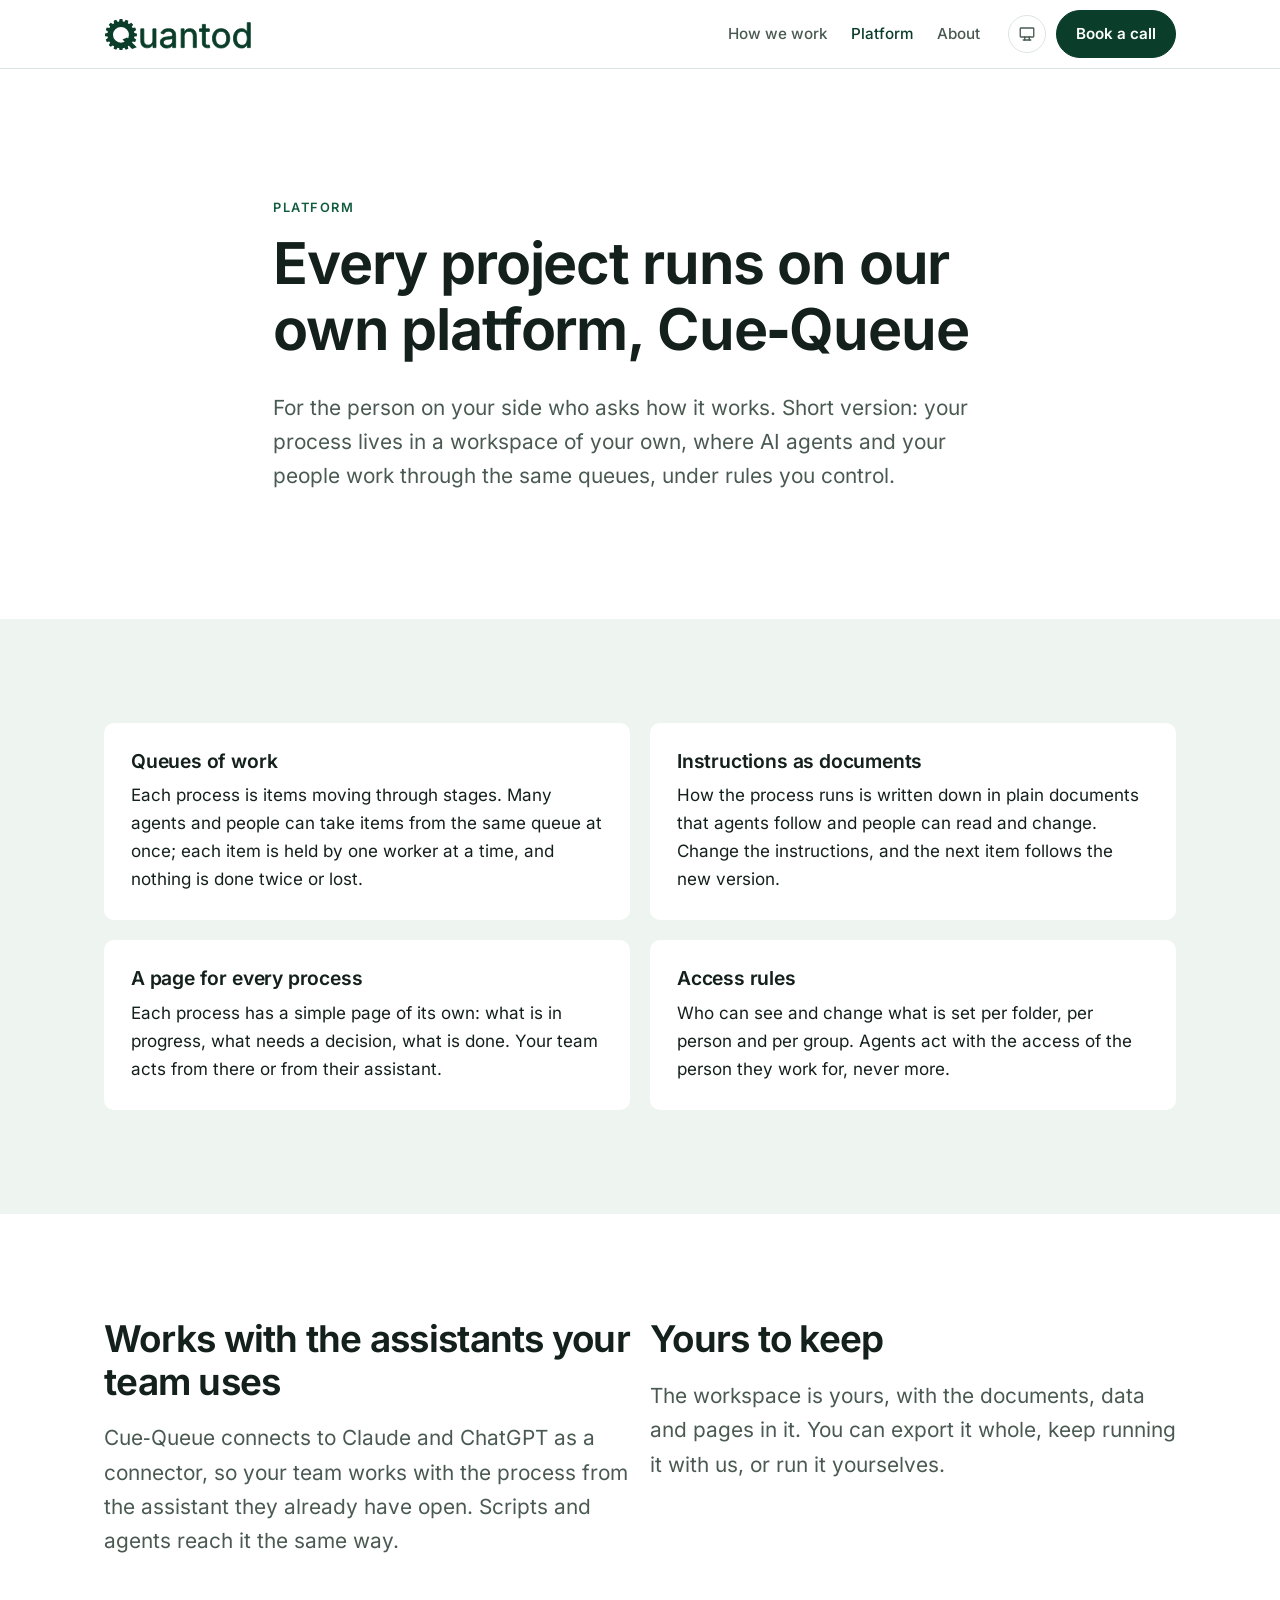
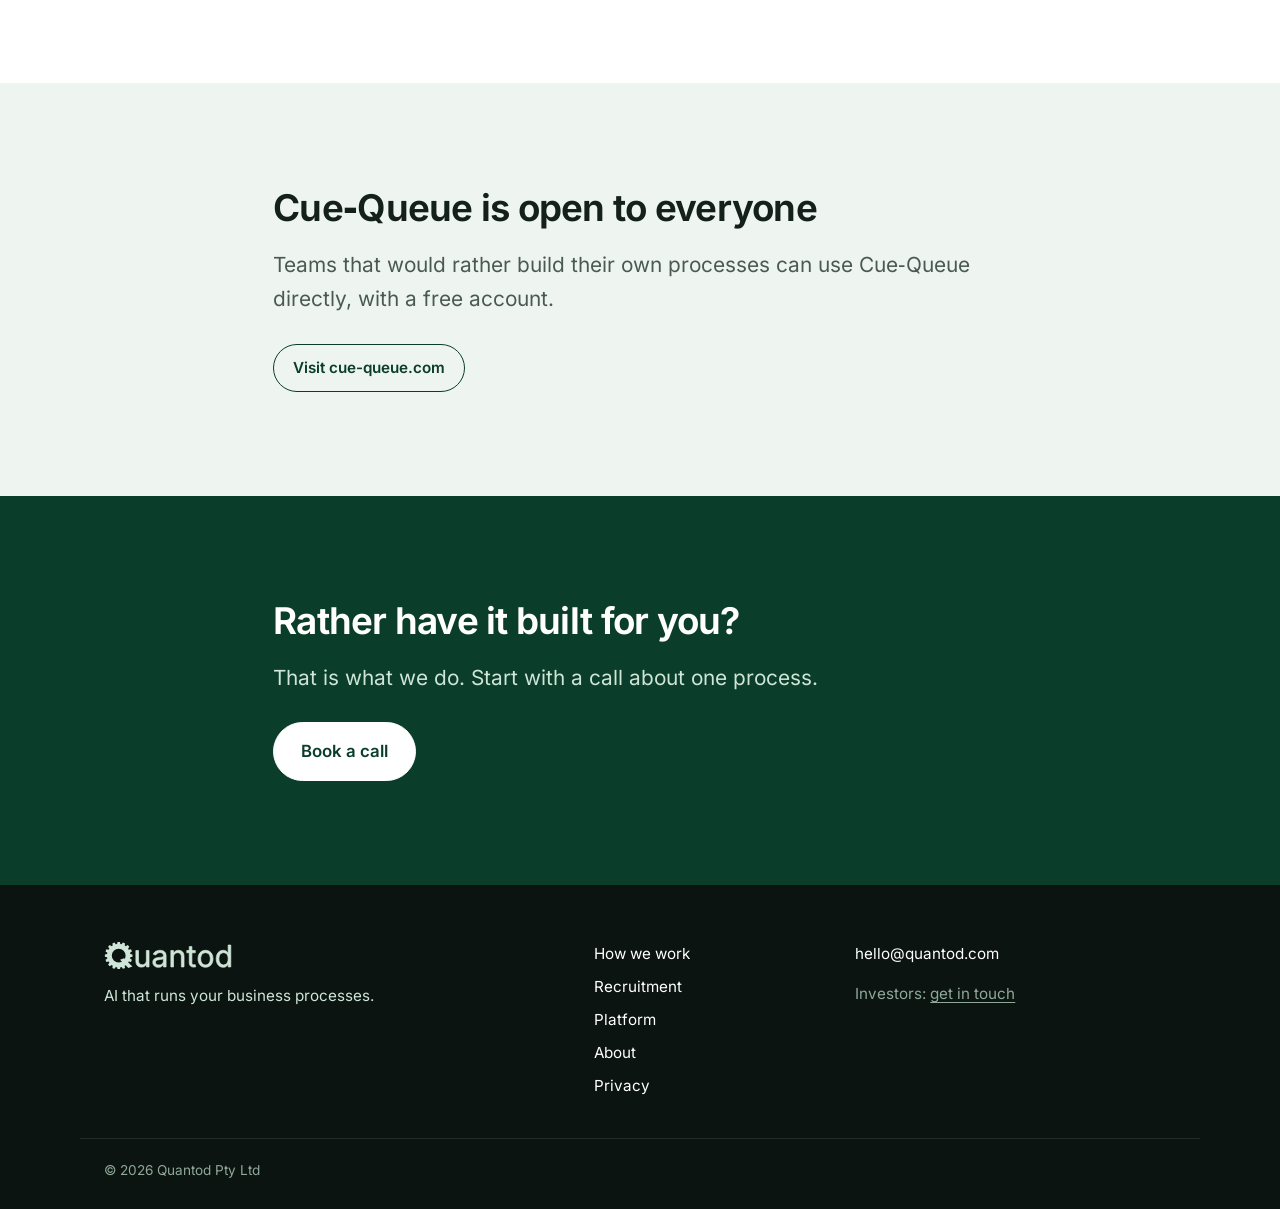
<file: platform/index.html>
<!doctype html>
<html lang="en">
<head>
  <meta charset="utf-8">
  <meta name="viewport" content="width=device-width, initial-scale=1">
  <!-- The site draws its own light and dark themes (site.css, the header's switch). darkreader-lock
       keeps Dark Reader from darkening it again; color-scheme tells browsers (Chrome's forced dark on
       Android, Samsung Internet, …) that both schemes are drawn here, so they leave the page alone. -->
  <meta name="darkreader-lock">
  <meta name="color-scheme" content="light dark">
  <title>Platform — Quantod</title>
  <meta name="description" content="Every Quantod project runs on Cue‑Queue, our platform for AI that works on shared business processes — queues, instructions, pages and access rules your team keeps.">
  <link rel="canonical" href="https://quantod.com/platform/">
  <meta property="og:type" content="website">
  <meta property="og:title" content="Platform — Quantod">
  <meta property="og:description" content="Every Quantod project runs on Cue‑Queue, our platform for AI that works on shared business processes — queues, instructions, pages and access rules your team keeps.">
  <meta property="og:url" content="https://quantod.com/platform/">
  <meta property="og:image" content="https://quantod.com/assets/share.png">
  <!-- The browser bar's colour: by the system, until the visitor picks a theme (theme.js). -->
  <meta name="theme-color" content="#FFFFFF" media="(prefers-color-scheme: light)">
  <meta name="theme-color" content="#0C1310" media="(prefers-color-scheme: dark)">
  <link rel="icon" href="/favicon.svg" type="image/svg+xml">
  <link rel="icon" href="/favicon-32.png" sizes="32x32" type="image/png">
  <link rel="apple-touch-icon" href="/apple-touch-icon.png">
  <link rel="preload" href="/assets/fonts/inter.woff2" as="font" type="font/woff2" crossorigin>
  <script src="/assets/theme-init.js"></script>
  <link rel="stylesheet" href="/assets/site.css">
  <script src="/assets/theme.js" defer></script>
</head>
<body>
  <a class="skip" href="#main">Skip to content</a>
  <header class="top">
    <div class="wrap top-row">
      <a class="brand" href="/" aria-label="Quantod, home"><img class="for-light" src="/assets/quantod-wordmark-green.svg" alt="Quantod" width="150" height="32"><img class="for-dark" src="/assets/quantod-wordmark-on-dark.svg" alt="Quantod" width="150" height="32"></a>
      <nav class="nav" aria-label="Main">
        <a href="/how-we-work/">How we work</a>
        <a href="/platform/" aria-current="page">Platform</a>
        <a href="/about/">About</a>
      </nav>
      <div class="top-tools">
        <!-- Light → dark → system (theme.js). Icons: Tabler (MIT) sun, moon, device-desktop. -->
        <button type="button" class="theme-button" data-theme-button data-choice="auto" aria-label="Theme: System (change)" title="Theme: System">
          <svg class="icon-light" viewBox="0 0 24 24" width="18" height="18" fill="none" aria-hidden="true"><path d="M12 12m-4 0a4 4 0 1 0 8 0a4 4 0 1 0 -8 0"/><path d="M3 12h1m8 -9v1m8 8h1m-9 8v1m-6.4 -15.4l.7 .7m12.1 -.7l-.7 .7m0 11.4l.7 .7m-12.1 -.7l-.7 .7"/></svg>
          <svg class="icon-dark" viewBox="0 0 24 24" width="18" height="18" fill="none" aria-hidden="true"><path d="M12 3c.132 0 .263 0 .393 0a7.5 7.5 0 0 0 7.92 12.446a9 9 0 1 1 -8.313 -12.454z"/></svg>
          <svg class="icon-auto" viewBox="0 0 24 24" width="18" height="18" fill="none" aria-hidden="true"><path d="M3 5a1 1 0 0 1 1 -1h16a1 1 0 0 1 1 1v10a1 1 0 0 1 -1 1h-16a1 1 0 0 1 -1 -1v-10z"/><path d="M7 20h10"/><path d="M9 16v4"/><path d="M15 16v4"/></svg>
        </button>
        <a class="button" href="https://cal.com/quantod">Book a call</a>
      </div>
    </div>
  </header>

  <main id="main">

    <section class="hero">
      <div class="wrap narrow">
        <p class="eyebrow">Platform</p>
        <h1>Every project runs on our own platform, Cue‑Queue</h1>
        <p class="lead">For the person on your side who asks how it works. Short version: your process lives in a workspace of your own, where AI agents and your people work through the same queues, under rules you control.</p>
      </div>
    </section>

    <section class="tint">
      <div class="wrap">
        <div class="grid two">
          <div class="card"><h3>Queues of work</h3><p>Each process is items moving through stages. Many agents and people can take items from the same queue at once; each item is held by one worker at a time, and nothing is done twice or lost.</p></div>
          <div class="card"><h3>Instructions as documents</h3><p>How the process runs is written down in plain documents that agents follow and people can read and change. Change the instructions, and the next item follows the new version.</p></div>
          <div class="card"><h3>A page for every process</h3><p>Each process has a simple page of its own: what is in progress, what needs a decision, what is done. Your team acts from there or from their assistant.</p></div>
          <div class="card"><h3>Access rules</h3><p>Who can see and change what is set per folder, per person and per group. Agents act with the access of the person they work for, never more.</p></div>
        </div>
      </div>
    </section>

    <section>
      <div class="wrap grid two align-start">
        <div>
          <h2>Works with the assistants your team uses</h2>
          <p class="lead">Cue‑Queue connects to Claude and ChatGPT as a connector, so your team works with the process from the assistant they already have open. Scripts and agents reach it the same way.</p>
        </div>
        <div>
          <h2>Yours to keep</h2>
          <p class="lead">The workspace is yours, with the documents, data and pages in it. You can export it whole, keep running it with us, or run it yourselves.</p>
        </div>
      </div>
    </section>

    <section class="tint">
      <div class="wrap narrow">
        <h2>Cue‑Queue is open to everyone</h2>
        <p class="lead">Teams that would rather build their own processes can use Cue‑Queue directly, with a free account.</p>
        <div class="actions"><a class="button ghost" href="https://cue-queue.com">Visit cue-queue.com</a></div>
      </div>
    </section>

    <section class="dark">
      <div class="wrap narrow">
        <h2>Rather have it built for you?</h2>
        <p class="lead">That is what we do. Start with a call about one process.</p>
        <div class="actions"><a class="button big" href="https://cal.com/quantod">Book a call</a></div>
      </div>
    </section>

  </main>

  <footer class="foot">
    <div class="wrap foot-row">
      <div>
        <img src="/assets/quantod-wordmark-on-dark.svg" alt="Quantod" width="130" height="28">
        <p>AI that runs your business processes.</p>
      </div>
      <nav aria-label="Footer">
        <a href="/how-we-work/">How we work</a>
        <a href="/recruitment/">Recruitment</a>
        <a href="/platform/">Platform</a>
        <a href="/about/">About</a>
        <a href="/privacy/">Privacy</a>
      </nav>
      <div>
        <p><a href="mailto:hello@quantod.com">hello@quantod.com</a></p>
        <p class="quiet">Investors: <a href="mailto:hello@quantod.com?subject=Investors">get in touch</a></p>
      </div>
    </div>
    <div class="wrap legal">© 2026 Quantod Pty Ltd</div>
  </footer>
</body>
</html>
</file>
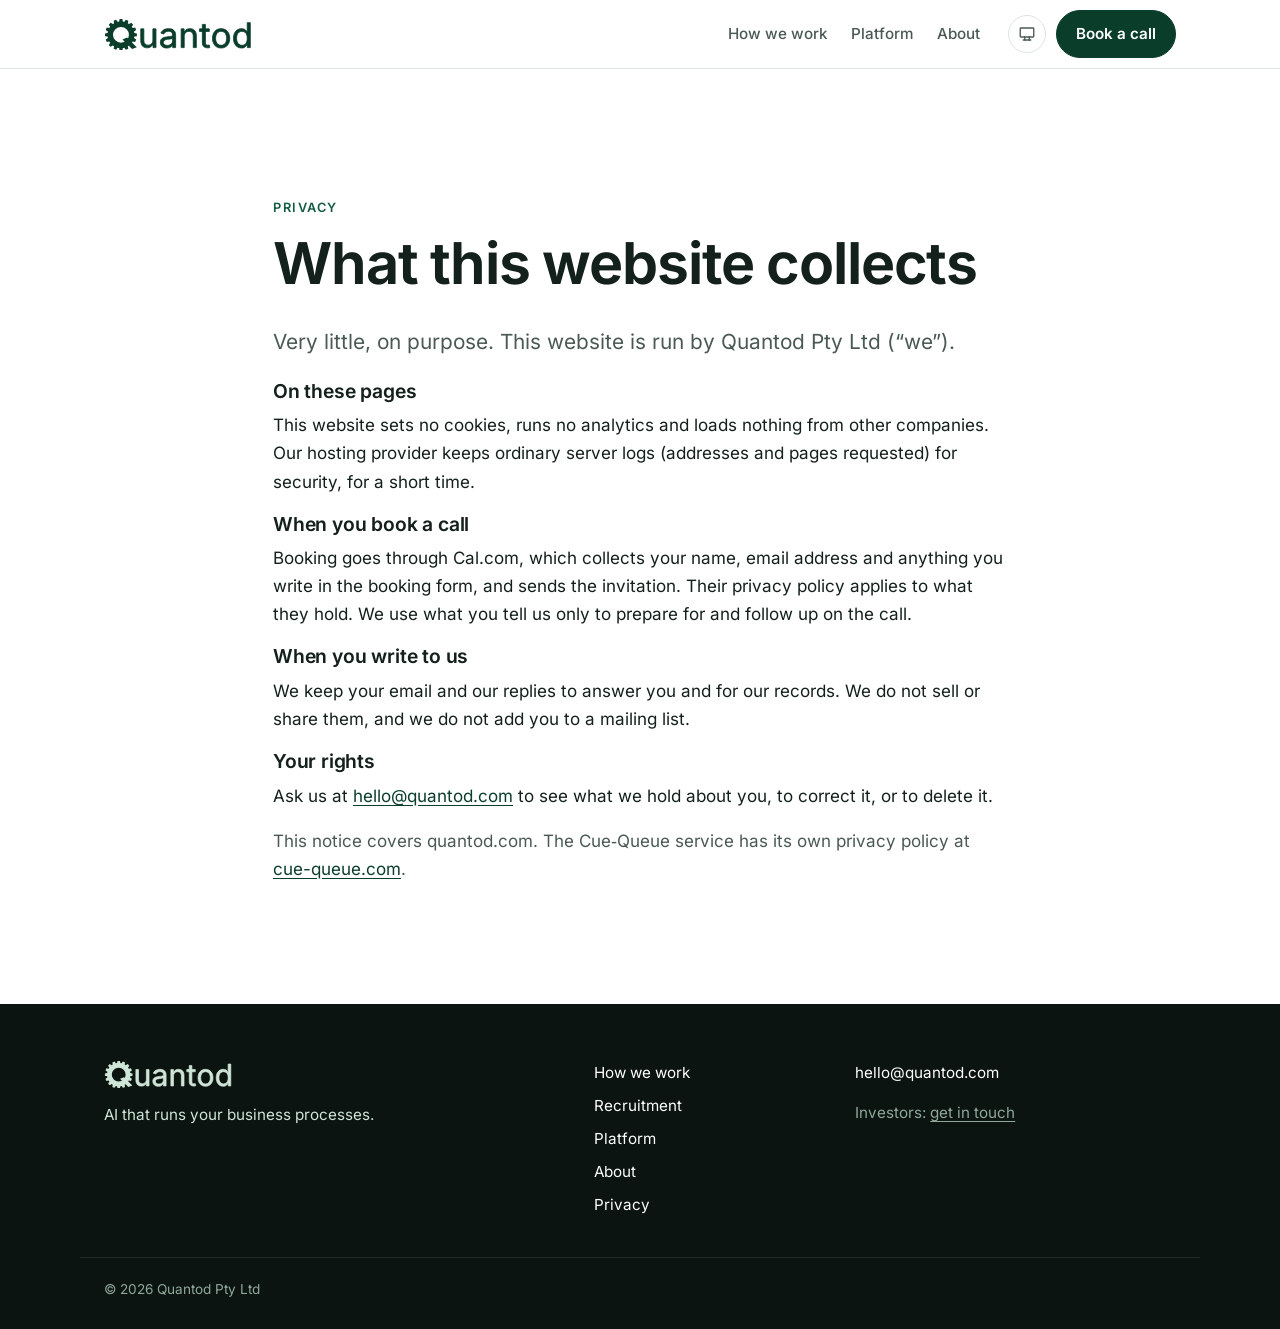
<file: privacy/index.html>
<!doctype html>
<html lang="en">
<head>
  <meta charset="utf-8">
  <meta name="viewport" content="width=device-width, initial-scale=1">
  <!-- The site draws its own light and dark themes (site.css, the header's switch). darkreader-lock
       keeps Dark Reader from darkening it again; color-scheme tells browsers (Chrome's forced dark on
       Android, Samsung Internet, …) that both schemes are drawn here, so they leave the page alone. -->
  <meta name="darkreader-lock">
  <meta name="color-scheme" content="light dark">
  <title>Privacy — Quantod</title>
  <meta name="description" content="What quantod.com collects about you: nothing on its own pages; what you tell us when you book a call or write to us.">
  <link rel="canonical" href="https://quantod.com/privacy/">
  <meta property="og:type" content="website">
  <meta property="og:title" content="Privacy — Quantod">
  <meta property="og:description" content="What quantod.com collects about you: nothing on its own pages; what you tell us when you book a call or write to us.">
  <meta property="og:url" content="https://quantod.com/privacy/">
  <meta property="og:image" content="https://quantod.com/assets/share.png">
  <!-- The browser bar's colour: by the system, until the visitor picks a theme (theme.js). -->
  <meta name="theme-color" content="#FFFFFF" media="(prefers-color-scheme: light)">
  <meta name="theme-color" content="#0C1310" media="(prefers-color-scheme: dark)">
  <link rel="icon" href="/favicon.svg" type="image/svg+xml">
  <link rel="icon" href="/favicon-32.png" sizes="32x32" type="image/png">
  <link rel="apple-touch-icon" href="/apple-touch-icon.png">
  <link rel="preload" href="/assets/fonts/inter.woff2" as="font" type="font/woff2" crossorigin>
  <script src="/assets/theme-init.js"></script>
  <link rel="stylesheet" href="/assets/site.css">
  <script src="/assets/theme.js" defer></script>
</head>
<body>
  <a class="skip" href="#main">Skip to content</a>
  <header class="top">
    <div class="wrap top-row">
      <a class="brand" href="/" aria-label="Quantod, home"><img class="for-light" src="/assets/quantod-wordmark-green.svg" alt="Quantod" width="150" height="32"><img class="for-dark" src="/assets/quantod-wordmark-on-dark.svg" alt="Quantod" width="150" height="32"></a>
      <nav class="nav" aria-label="Main">
        <a href="/how-we-work/">How we work</a>
        <a href="/platform/">Platform</a>
        <a href="/about/">About</a>
      </nav>
      <div class="top-tools">
        <!-- Light → dark → system (theme.js). Icons: Tabler (MIT) sun, moon, device-desktop. -->
        <button type="button" class="theme-button" data-theme-button data-choice="auto" aria-label="Theme: System (change)" title="Theme: System">
          <svg class="icon-light" viewBox="0 0 24 24" width="18" height="18" fill="none" aria-hidden="true"><path d="M12 12m-4 0a4 4 0 1 0 8 0a4 4 0 1 0 -8 0"/><path d="M3 12h1m8 -9v1m8 8h1m-9 8v1m-6.4 -15.4l.7 .7m12.1 -.7l-.7 .7m0 11.4l.7 .7m-12.1 -.7l-.7 .7"/></svg>
          <svg class="icon-dark" viewBox="0 0 24 24" width="18" height="18" fill="none" aria-hidden="true"><path d="M12 3c.132 0 .263 0 .393 0a7.5 7.5 0 0 0 7.92 12.446a9 9 0 1 1 -8.313 -12.454z"/></svg>
          <svg class="icon-auto" viewBox="0 0 24 24" width="18" height="18" fill="none" aria-hidden="true"><path d="M3 5a1 1 0 0 1 1 -1h16a1 1 0 0 1 1 1v10a1 1 0 0 1 -1 1h-16a1 1 0 0 1 -1 -1v-10z"/><path d="M7 20h10"/><path d="M9 16v4"/><path d="M15 16v4"/></svg>
        </button>
        <a class="button" href="https://cal.com/quantod">Book a call</a>
      </div>
    </div>
  </header>

  <main id="main">

    <section class="hero">
      <div class="wrap narrow">
        <p class="eyebrow">Privacy</p>
        <h1>What this website collects</h1>
        <p class="lead">Very little, on purpose. This website is run by Quantod Pty Ltd (“we”).</p>
        <h3>On these pages</h3>
        <p>This website sets no cookies, runs no analytics and loads nothing from other companies. Our hosting provider keeps ordinary server logs (addresses and pages requested) for security, for a short time.</p>
        <h3>When you book a call</h3>
        <p>Booking goes through Cal.com, which collects your name, email address and anything you write in the booking form, and sends the invitation. Their privacy policy applies to what they hold. We use what you tell us only to prepare for and follow up on the call.</p>
        <h3>When you write to us</h3>
        <p>We keep your email and our replies to answer you and for our records. We do not sell or share them, and we do not add you to a mailing list.</p>
        <h3>Your rights</h3>
        <p>Ask us at <a href="mailto:hello@quantod.com">hello@quantod.com</a> to see what we hold about you, to correct it, or to delete it.</p>
        <p class="quiet">This notice covers quantod.com. The Cue‑Queue service has its own privacy policy at <a href="https://cue-queue.com">cue-queue.com</a>.</p>
      </div>
    </section>

  </main>

  <footer class="foot">
    <div class="wrap foot-row">
      <div>
        <img src="/assets/quantod-wordmark-on-dark.svg" alt="Quantod" width="130" height="28">
        <p>AI that runs your business processes.</p>
      </div>
      <nav aria-label="Footer">
        <a href="/how-we-work/">How we work</a>
        <a href="/recruitment/">Recruitment</a>
        <a href="/platform/">Platform</a>
        <a href="/about/">About</a>
        <a href="/privacy/">Privacy</a>
      </nav>
      <div>
        <p><a href="mailto:hello@quantod.com">hello@quantod.com</a></p>
        <p class="quiet">Investors: <a href="mailto:hello@quantod.com?subject=Investors">get in touch</a></p>
      </div>
    </div>
    <div class="wrap legal">© 2026 Quantod Pty Ltd</div>
  </footer>
</body>
</html>
</file>
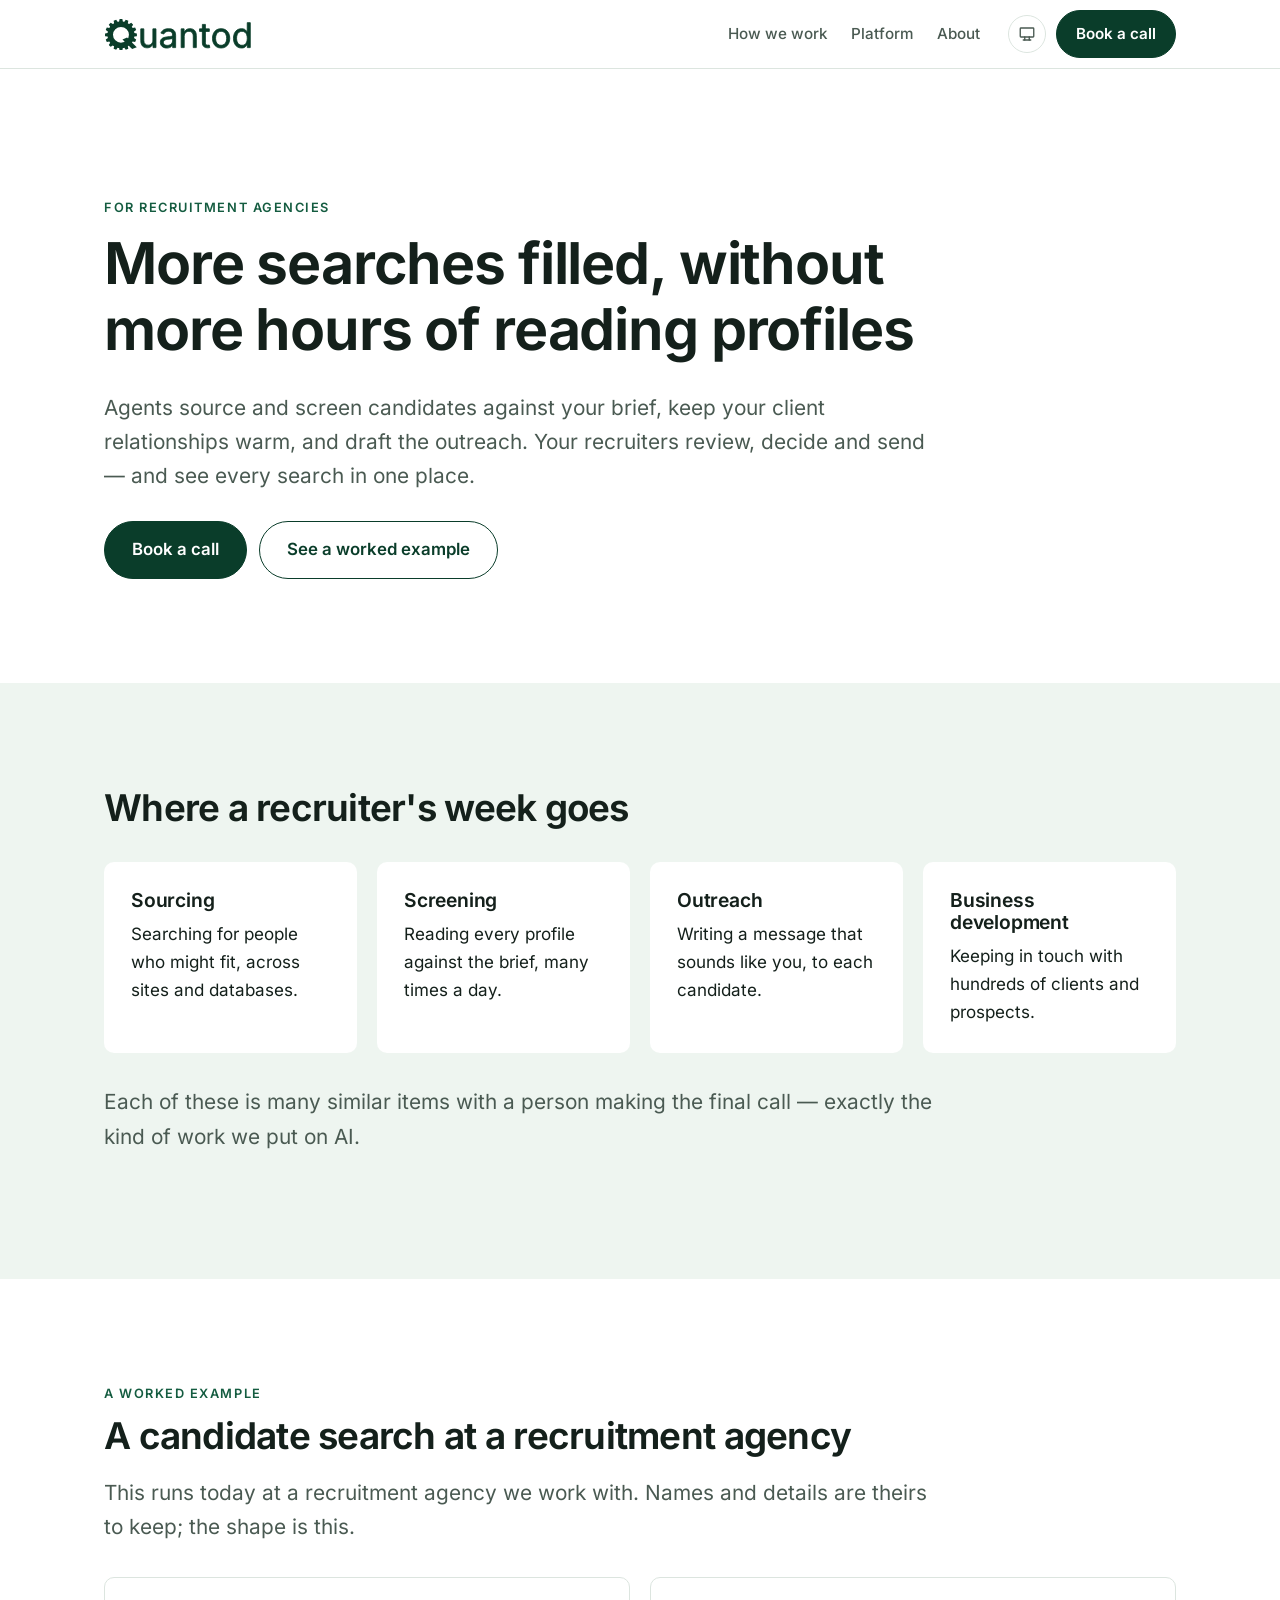
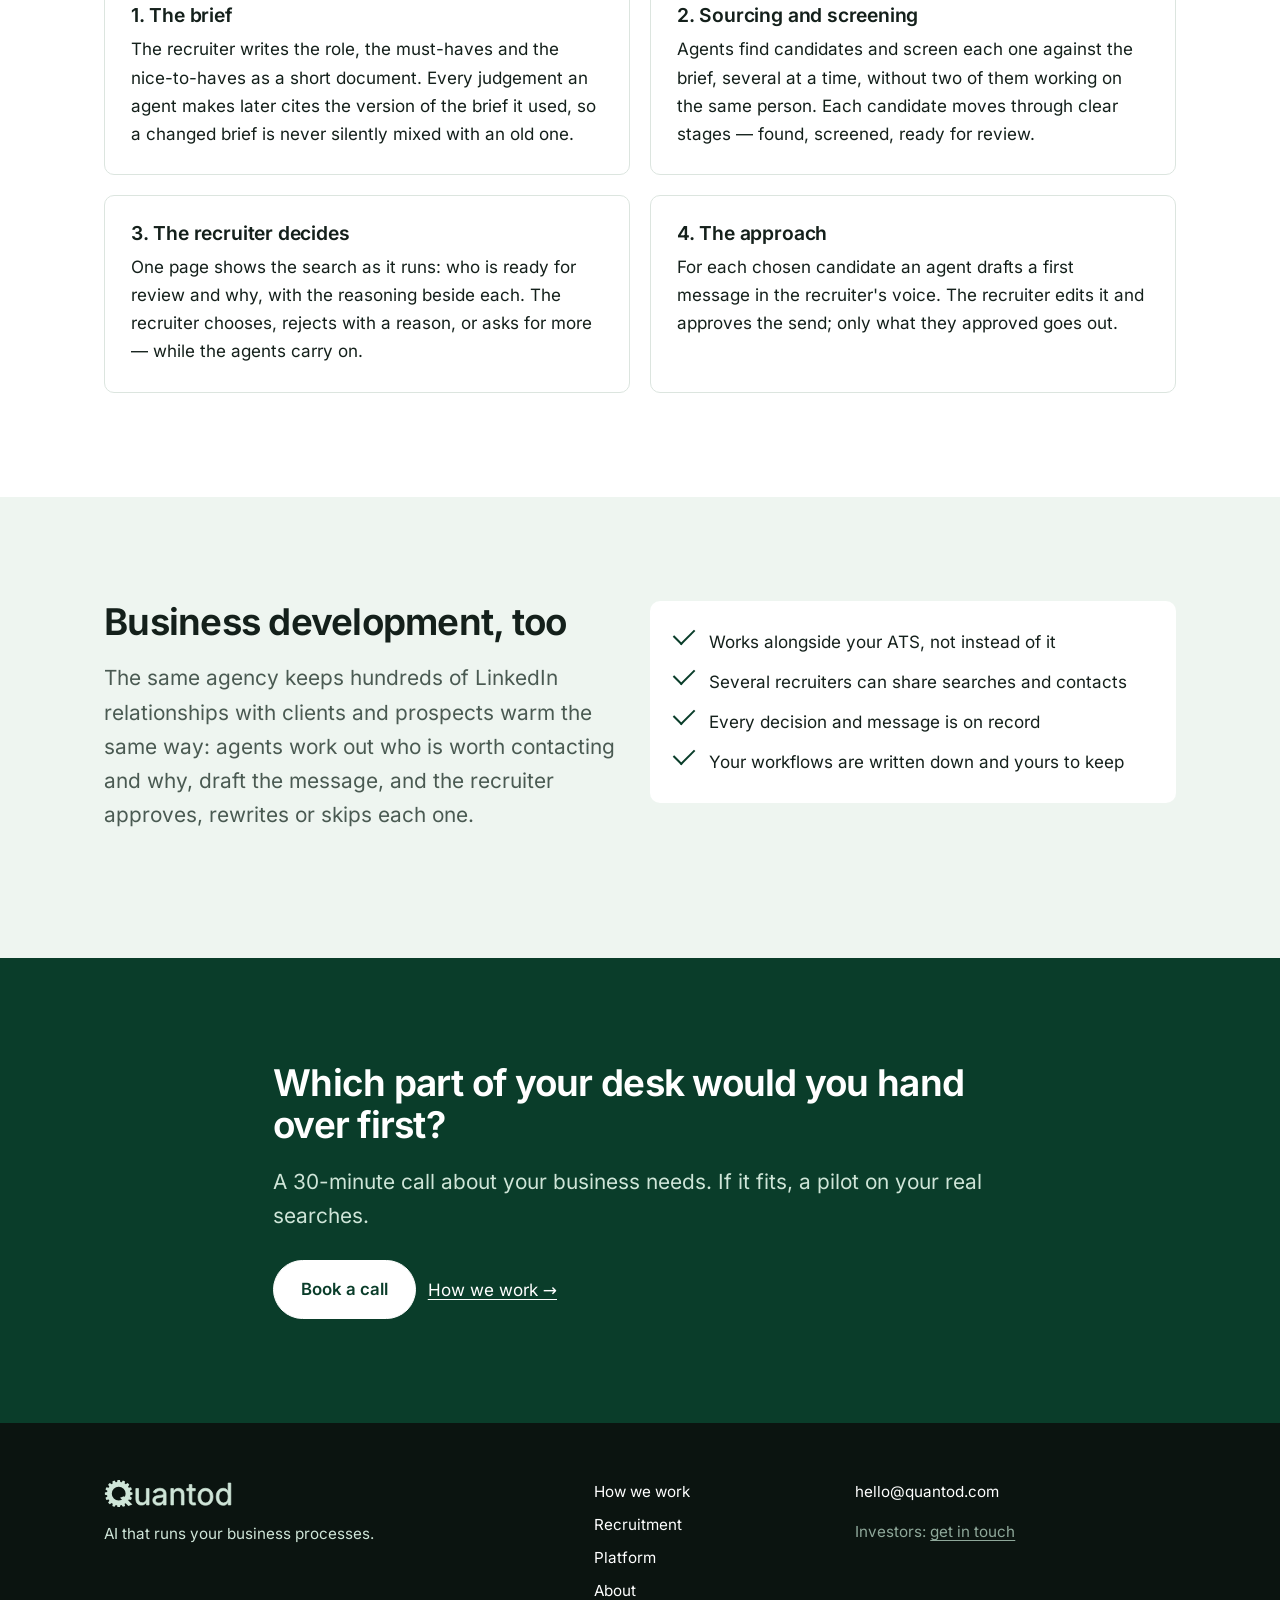
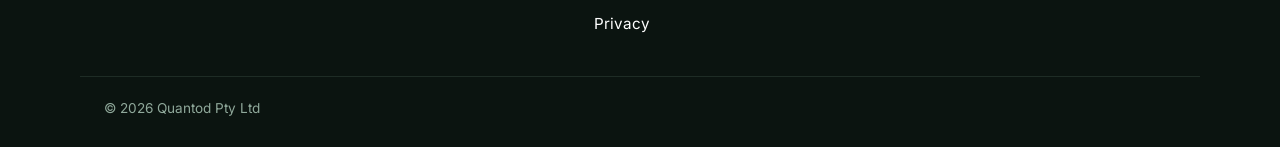
<file: recruitment/index.html>
<!doctype html>
<html lang="en">
<head>
  <meta charset="utf-8">
  <meta name="viewport" content="width=device-width, initial-scale=1">
  <!-- The site draws its own light and dark themes (site.css, the header's switch). darkreader-lock
       keeps Dark Reader from darkening it again; color-scheme tells browsers (Chrome's forced dark on
       Android, Samsung Internet, …) that both schemes are drawn here, so they leave the page alone. -->
  <meta name="darkreader-lock">
  <meta name="color-scheme" content="light dark">
  <title>AI for recruitment agencies — Quantod</title>
  <meta name="description" content="Sourcing, screening, outreach and business development for recruitment agencies, run by AI: recruiters, their AI assistants and autonomous agents, working as one team.">
  <link rel="canonical" href="https://quantod.com/recruitment/">
  <meta property="og:type" content="website">
  <meta property="og:title" content="AI for recruitment agencies — Quantod">
  <meta property="og:description" content="Sourcing, screening, outreach and business development for recruitment agencies, run by AI: recruiters, their AI assistants and autonomous agents, working as one team.">
  <meta property="og:url" content="https://quantod.com/recruitment/">
  <meta property="og:image" content="https://quantod.com/assets/share.png">
  <!-- The browser bar's colour: by the system, until the visitor picks a theme (theme.js). -->
  <meta name="theme-color" content="#FFFFFF" media="(prefers-color-scheme: light)">
  <meta name="theme-color" content="#0C1310" media="(prefers-color-scheme: dark)">
  <link rel="icon" href="/favicon.svg" type="image/svg+xml">
  <link rel="icon" href="/favicon-32.png" sizes="32x32" type="image/png">
  <link rel="apple-touch-icon" href="/apple-touch-icon.png">
  <link rel="preload" href="/assets/fonts/inter.woff2" as="font" type="font/woff2" crossorigin>
  <script src="/assets/theme-init.js"></script>
  <link rel="stylesheet" href="/assets/site.css">
  <script src="/assets/theme.js" defer></script>
</head>
<body>
  <a class="skip" href="#main">Skip to content</a>
  <header class="top">
    <div class="wrap top-row">
      <a class="brand" href="/" aria-label="Quantod, home"><img class="for-light" src="/assets/quantod-wordmark-green.svg" alt="Quantod" width="150" height="32"><img class="for-dark" src="/assets/quantod-wordmark-on-dark.svg" alt="Quantod" width="150" height="32"></a>
      <nav class="nav" aria-label="Main">
        <a href="/how-we-work/">How we work</a>
        <a href="/platform/">Platform</a>
        <a href="/about/">About</a>
      </nav>
      <div class="top-tools">
        <!-- Light → dark → system (theme.js). Icons: Tabler (MIT) sun, moon, device-desktop. -->
        <button type="button" class="theme-button" data-theme-button data-choice="auto" aria-label="Theme: System (change)" title="Theme: System">
          <svg class="icon-light" viewBox="0 0 24 24" width="18" height="18" fill="none" aria-hidden="true"><path d="M12 12m-4 0a4 4 0 1 0 8 0a4 4 0 1 0 -8 0"/><path d="M3 12h1m8 -9v1m8 8h1m-9 8v1m-6.4 -15.4l.7 .7m12.1 -.7l-.7 .7m0 11.4l.7 .7m-12.1 -.7l-.7 .7"/></svg>
          <svg class="icon-dark" viewBox="0 0 24 24" width="18" height="18" fill="none" aria-hidden="true"><path d="M12 3c.132 0 .263 0 .393 0a7.5 7.5 0 0 0 7.92 12.446a9 9 0 1 1 -8.313 -12.454z"/></svg>
          <svg class="icon-auto" viewBox="0 0 24 24" width="18" height="18" fill="none" aria-hidden="true"><path d="M3 5a1 1 0 0 1 1 -1h16a1 1 0 0 1 1 1v10a1 1 0 0 1 -1 1h-16a1 1 0 0 1 -1 -1v-10z"/><path d="M7 20h10"/><path d="M9 16v4"/><path d="M15 16v4"/></svg>
        </button>
        <a class="button" href="https://cal.com/quantod">Book a call</a>
      </div>
    </div>
  </header>

  <main id="main">

    <section class="hero">
      <div class="wrap">
        <p class="eyebrow">For recruitment agencies</p>
        <h1>More searches filled, without more hours of reading profiles</h1>
        <p class="lead">Agents source and screen candidates against your brief, keep your client relationships warm, and draft the outreach. Your recruiters review, decide and send — and see every search in one place.</p>
        <div class="actions">
          <a class="button big" href="https://cal.com/quantod">Book a call</a>
          <a class="button ghost big" href="#example">See a worked example</a>
        </div>
      </div>
    </section>

    <section class="tint">
      <div class="wrap">
        <h2>Where a recruiter's week goes</h2>
        <div class="grid four stack-top">
          <div class="card"><h3>Sourcing</h3><p>Searching for people who might fit, across sites and databases.</p></div>
          <div class="card"><h3>Screening</h3><p>Reading every profile against the brief, many times a day.</p></div>
          <div class="card"><h3>Outreach</h3><p>Writing a message that sounds like you, to each candidate.</p></div>
          <div class="card"><h3>Business development</h3><p>Keeping in touch with hundreds of clients and prospects.</p></div>
        </div>
        <p class="lead stack-top">Each of these is many similar items with a person making the final call — exactly the kind of work we put on AI.</p>
      </div>
    </section>

    <section id="example">
      <div class="wrap">
        <p class="eyebrow">A worked example</p>
        <h2>A candidate search at a recruitment agency</h2>
        <p class="lead">This runs today at a recruitment agency we work with. Names and details are theirs to keep; the shape is this.</p>
        <div class="grid two stack-top">
          <div class="card">
            <h3>1. The brief</h3>
            <p>The recruiter writes the role, the must-haves and the nice-to-haves as a short document. Every judgement an agent makes later cites the version of the brief it used, so a changed brief is never silently mixed with an old one.</p>
          </div>
          <div class="card">
            <h3>2. Sourcing and screening</h3>
            <p>Agents find candidates and screen each one against the brief, several at a time, without two of them working on the same person. Each candidate moves through clear stages — found, screened, ready for review.</p>
          </div>
          <div class="card">
            <h3>3. The recruiter decides</h3>
            <p>One page shows the search as it runs: who is ready for review and why, with the reasoning beside each. The recruiter chooses, rejects with a reason, or asks for more — while the agents carry on.</p>
          </div>
          <div class="card">
            <h3>4. The approach</h3>
            <p>For each chosen candidate an agent drafts a first message in the recruiter's voice. The recruiter edits it and approves the send; only what they approved goes out.</p>
          </div>
        </div>
      </div>
    </section>

    <section class="tint">
      <div class="wrap grid two align-start">
        <div>
          <h2>Business development, too</h2>
          <p class="lead">The same agency keeps hundreds of LinkedIn relationships with clients and prospects warm the same way: agents work out who is worth contacting and why, draft the message, and the recruiter approves, rewrites or skips each one.</p>
        </div>
        <div class="card"><ul class="ticks">
          <li>Works alongside your ATS, not instead of it</li>
          <li>Several recruiters can share searches and contacts</li>
          <li>Every decision and message is on record</li>
          <li>Your workflows are written down and yours to keep</li>
        </ul></div>
      </div>
    </section>

    <section class="dark">
      <div class="wrap narrow">
        <h2>Which part of your desk would you hand over first?</h2>
        <p class="lead">A 30-minute call about your business needs. If it fits, a pilot on your real searches.</p>
        <div class="actions"><a class="button big" href="https://cal.com/quantod">Book a call</a><a href="/how-we-work/">How we work →</a></div>
      </div>
    </section>

  </main>

  <footer class="foot">
    <div class="wrap foot-row">
      <div>
        <img src="/assets/quantod-wordmark-on-dark.svg" alt="Quantod" width="130" height="28">
        <p>AI that runs your business processes.</p>
      </div>
      <nav aria-label="Footer">
        <a href="/how-we-work/">How we work</a>
        <a href="/recruitment/">Recruitment</a>
        <a href="/platform/">Platform</a>
        <a href="/about/">About</a>
        <a href="/privacy/">Privacy</a>
      </nav>
      <div>
        <p><a href="mailto:hello@quantod.com">hello@quantod.com</a></p>
        <p class="quiet">Investors: <a href="mailto:hello@quantod.com?subject=Investors">get in touch</a></p>
      </div>
    </div>
    <div class="wrap legal">© 2026 Quantod Pty Ltd</div>
  </footer>
</body>
</html>
</file>
<file: assets/site.css>
/* quantod.com — one stylesheet. Colours are the logo set's (dataroom/brand/logo/README.md), as roles:
   every rule below reads a role, and the two themes only set the roles. Dark applies when the visitor
   chose it, or chose nothing and their system is dark (theme-init.js sets data-theme). */
@font-face {
  font-family: "Inter";
  src: url("/assets/fonts/inter.woff2") format("woff2");
  font-weight: 100 900;
  font-display: swap;
}

:root {
  color-scheme: light dark;   /* both drawn here; the rules below say which is in use */
  --bg: #FFFFFF;           /* page */
  --surface: #FFFFFF;      /* cards */
  --tint: #EEF5F0;         /* alternate sections */
  --ink: #14201B;          /* text */
  --ink-2: #4A5A52;        /* secondary text */
  --line: #DCE5DF;
  --accent: #0A3D2A;       /* racing green: links, buttons, marks */
  --accent-hover: #145C40;
  --on-accent: #FFFFFF;    /* text on an accent button */
  --accent-soft: #EEF5F0;  /* tags, ghost-button hover */
  --eyebrow: #145C40;
  --header-bg: rgba(255, 255, 255, 0.92);
  --band: #0A3D2A;         /* the green call-to-action band */
  --band-text: #CFE5D8;
  --band-button: #FFFFFF;
  --band-button-text: #0A3D2A;
  --foot-bg: #0B1410;
  --foot-text: #CFE5D8;
  --foot-dim: #8FA89A;
  --foot-line: #1E2C25;
  --wash: #1F7A57;         /* the hero's wash: green from the top right … */
  --wash-strength: 30%;
  --wash-2: #B9DCC8;       /* … a pale pool at the bottom left … */
  --wash-2-strength: 70%;
  --radius: 10px;
  --wrap: 1120px;
  --font: "Inter", ui-sans-serif, system-ui, -apple-system, "Segoe UI", sans-serif;
}

/* dark: chosen, or the system's when nothing is chosen */
@media (prefers-color-scheme: dark) {
  :root:not([data-theme="light"]) {
    color-scheme: dark;
    --bg: #0C1310; --surface: #131D18; --tint: #101915;
    --ink: #E4ECE7; --ink-2: #A3B5AB; --line: #24332C;
    --accent: #CFE5D8; --accent-hover: #E6F2EB; --on-accent: #0A3D2A; --accent-soft: #1A2A22;
    --eyebrow: #8FC9A9; --header-bg: rgba(12, 19, 16, 0.9);
    --band: #0A3D2A; --band-text: #CFE5D8; --band-button: #CFE5D8; --band-button-text: #0A3D2A;
    --foot-bg: #070C0A; --foot-text: #CFE5D8; --foot-dim: #7F978A; --foot-line: #18241E;
    --wash: #2F9B6E; --wash-strength: 34%; --wash-2: #1F7A57; --wash-2-strength: 30%;
  }
}
:root[data-theme="dark"] {
  color-scheme: dark;
  --bg: #0C1310; --surface: #131D18; --tint: #101915;
  --ink: #E4ECE7; --ink-2: #A3B5AB; --line: #24332C;
  --accent: #CFE5D8; --accent-hover: #E6F2EB; --on-accent: #0A3D2A; --accent-soft: #1A2A22;
  --eyebrow: #8FC9A9; --header-bg: rgba(12, 19, 16, 0.9);
  --band: #0A3D2A; --band-text: #CFE5D8; --band-button: #CFE5D8; --band-button-text: #0A3D2A;
  --foot-bg: #070C0A; --foot-text: #CFE5D8; --foot-dim: #7F978A; --foot-line: #18241E;
  --wash: #2F9B6E; --wash-strength: 34%; --wash-2: #1F7A57; --wash-2-strength: 30%;
}

/* A visitor who picked light keeps it even on a dark system: "only" stops browsers that darken pages
   on their own (Chrome's forced dark, Samsung Internet) from doing it to this one. */
:root[data-theme="light"] { color-scheme: only light; }

/* the wordmark: one image per theme, shown by the same rule as the colours */
.for-dark { display: none !important; }
@media (prefers-color-scheme: dark) {
  :root:not([data-theme="light"]) .for-light { display: none !important; }
  :root:not([data-theme="light"]) .for-dark { display: block !important; }
}
:root[data-theme="dark"] .for-light { display: none !important; }
:root[data-theme="dark"] .for-dark { display: block !important; }

* { box-sizing: border-box; }
html { -webkit-text-size-adjust: 100%; }
body {
  margin: 0; background: var(--bg); color: var(--ink);
  font: 400 17px/1.65 var(--font); font-feature-settings: "cv11", "ss01";
}
img { max-width: 100%; height: auto; display: block; }
a { color: var(--accent); text-underline-offset: 3px; }
a:hover { color: var(--accent-hover); }
:focus-visible { outline: 3px solid var(--accent); outline-offset: 3px; border-radius: 4px; }
.nowrap { white-space: nowrap; }

h1, h2, h3 { line-height: 1.15; letter-spacing: -0.02em; margin: 0 0 0.5em; color: var(--ink); }
h1 { font-size: clamp(2.2rem, 5.2vw, 3.6rem); font-weight: 650; }
h2 { font-size: clamp(1.6rem, 3.4vw, 2.3rem); font-weight: 650; }
h3 { font-size: 1.2rem; font-weight: 620; letter-spacing: -0.01em; }
p { margin: 0 0 1em; }
.lead { font-size: clamp(1.1rem, 1.9vw, 1.3rem); color: var(--ink-2); max-width: 40em; }
.eyebrow { font-size: 0.8rem; font-weight: 600; letter-spacing: 0.12em; text-transform: uppercase; color: var(--eyebrow); margin-bottom: 0.9em; }
.quiet { color: var(--ink-2); }

.wrap { max-width: var(--wrap); margin: 0 auto; padding: 0 24px; }
.skip { position: absolute; left: -9999px; }
.skip:focus { left: 16px; top: 12px; background: var(--bg); padding: 8px 12px; z-index: 10; }

/* buttons */
.button {
  display: inline-block; background: var(--accent); color: var(--on-accent); text-decoration: none;
  font-weight: 600; font-size: 0.95rem; padding: 0.7em 1.25em; border-radius: 999px;
  border: 1px solid var(--accent); white-space: nowrap;
}
.button:hover { background: var(--accent-hover); border-color: var(--accent-hover); color: var(--on-accent); }
.button.ghost { background: transparent; color: var(--accent); }
.button.ghost:hover { background: var(--accent-soft); color: var(--accent); }
.button.big { font-size: 1.05rem; padding: 0.85em 1.6em; }
.actions { display: flex; flex-wrap: wrap; gap: 12px; align-items: center; margin-top: 1.6em; }

/* header */
.top { border-bottom: 1px solid var(--line); background: var(--header-bg); backdrop-filter: blur(8px); position: sticky; top: 0; z-index: 5; }
.top-row { display: flex; align-items: center; gap: 28px; height: 68px; }
.brand img { width: 150px; }
.nav { display: flex; gap: 24px; margin-left: auto; }
.nav a { color: var(--ink-2); text-decoration: none; font-weight: 500; font-size: 0.95rem; }
.nav a:hover, .nav a[aria-current="page"] { color: var(--accent); }

/* the theme button: light → dark → system; shown only where its script runs */
.theme-button {
  display: none; place-items: center; width: 38px; height: 38px; padding: 0; border-radius: 50%;
  border: 1px solid var(--line); background: transparent; color: var(--ink-2); cursor: pointer;
}
[data-js] .theme-button { display: inline-grid; }
.theme-button:hover { color: var(--accent); background: var(--accent-soft); }
.theme-button svg { stroke: currentColor; stroke-width: 1.8; stroke-linecap: round; stroke-linejoin: round; }
.theme-button svg { display: none; }
.theme-button[data-choice="light"] .icon-light,
.theme-button[data-choice="dark"] .icon-dark,
.theme-button[data-choice="auto"] .icon-auto { display: block; }

/* sections */
section { padding: clamp(56px, 9vw, 104px) 0; }
section.tint { background: var(--tint); }
section.dark { background: var(--band); color: #FFFFFF; }
section.dark h2, section.dark h3 { color: #FFFFFF; }
section.dark .lead, section.dark p { color: var(--band-text); }
section.dark a:not(.button) { color: #FFFFFF; }
section.dark .button { background: var(--band-button); color: var(--band-button-text); border-color: var(--band-button); }
section.dark .button:hover { background: var(--band-text); border-color: var(--band-text); }
.hero { padding-top: clamp(64px, 11vw, 128px); }
.hero h1 { max-width: 15em; }
/* The home page's hero: the brand green washing in from the top right, a fainter echo at the bottom
   left, over the page colour. CSS only, so it is there in the first paint. */
.hero.wash {
  background:
    radial-gradient(70% 120% at 95% -10%, color-mix(in srgb, var(--wash) var(--wash-strength), transparent), transparent 72%),
    radial-gradient(55% 90% at 0% 110%, color-mix(in srgb, var(--wash-2) var(--wash-2-strength), transparent), transparent 70%),
    linear-gradient(180deg, var(--bg) 40%, var(--tint));   /* … and the page fading into the section below */
}
.narrow { max-width: 46em; }
.stack-top { margin-top: 32px; }
.align-center { align-items: center; }
.align-start { align-items: start; }

.grid { display: grid; gap: 20px; }
.grid.two { grid-template-columns: repeat(2, minmax(0, 1fr)); }
.grid.three { grid-template-columns: repeat(3, minmax(0, 1fr)); }
.grid.four { grid-template-columns: repeat(4, minmax(0, 1fr)); }
.card { background: var(--surface); border: 1px solid var(--line); border-radius: var(--radius); padding: 26px; }
.card p:last-child { margin-bottom: 0; }
.card .tag { display: inline-block; font-size: 0.78rem; font-weight: 600; color: var(--eyebrow); background: var(--accent-soft); border-radius: 999px; padding: 0.2em 0.7em; margin-bottom: 0.9em; }
.tint .card { border-color: transparent; }

/* numbered steps */
.steps { counter-reset: step; }
.step { position: relative; padding-top: 58px; }
.card.step { padding-top: 84px; }
.step::before {
  counter-increment: step; content: counter(step);
  position: absolute; top: 0; left: 0; width: 40px; height: 40px; border-radius: 50%;
  display: grid; place-items: center; font-weight: 650; color: var(--accent); border: 1.5px solid var(--accent);
}
.card.step::before { top: 26px; left: 26px; }

/* example story: before / now / people decide */
.story dl { margin: 0; display: grid; gap: 10px; }
.story dt { font-size: 0.78rem; font-weight: 600; letter-spacing: 0.08em; text-transform: uppercase; color: var(--eyebrow); }
.story dd { margin: 0 0 6px; }
.story .more { margin-top: 16px; }

/* the flow diagram on the home page */
.flow { display: grid; grid-template-columns: repeat(4, minmax(0, 1fr)); gap: 0; margin-top: 40px; }
.flow > div { position: relative; padding: 22px 26px 22px 0; border-top: 2px solid var(--accent); }
.flow > div::before { content: ""; position: absolute; top: -7px; left: 0; width: 12px; height: 12px; border-radius: 50%; background: var(--accent); }
.flow strong { display: block; margin: 10px 0 4px; }
.flow span { color: var(--ink-2); font-size: 0.95rem; }

/* lists with ticks */
.ticks { list-style: none; padding: 0; margin: 0; display: grid; gap: 12px; }
.ticks li { padding-left: 32px; position: relative; }
.ticks li::before { content: ""; position: absolute; left: 0; top: 0.45em; width: 18px; height: 10px; border-left: 2.5px solid var(--accent); border-bottom: 2.5px solid var(--accent); transform: rotate(-45deg); transform-origin: left; }

/* FAQ */
details { border-top: 1px solid var(--line); padding: 18px 0; }
details:last-of-type { border-bottom: 1px solid var(--line); }
summary { cursor: pointer; font-weight: 600; list-style: none; display: flex; justify-content: space-between; gap: 16px; }
summary::-webkit-details-marker { display: none; }
summary::after { content: "+"; color: var(--accent); font-weight: 400; font-size: 1.4rem; line-height: 1; }
details[open] summary::after { content: "–"; }
details p { margin: 12px 0 0; color: var(--ink-2); }

/* footer */
.foot { background: var(--foot-bg); color: var(--foot-text); padding: 56px 0 28px; font-size: 0.95rem; }
.foot a { color: #FFFFFF; text-decoration: none; }
.foot a:hover { text-decoration: underline; color: #FFFFFF; }
.foot-row { display: grid; grid-template-columns: 2fr 1fr 1.4fr; gap: 32px; }
.foot-row img { width: 130px; margin-bottom: 14px; }
.foot nav { display: grid; gap: 8px; align-content: start; }
.foot .quiet { color: var(--foot-dim); }
.foot .quiet a { color: var(--foot-dim); text-decoration: underline; }
.legal { margin-top: 40px; padding-top: 20px; border-top: 1px solid var(--foot-line); color: var(--foot-dim); font-size: 0.85rem; }

@media (max-width: 900px) {
  .grid.three, .grid.four { grid-template-columns: repeat(2, minmax(0, 1fr)); }
  .flow { grid-template-columns: repeat(2, minmax(0, 1fr)); row-gap: 8px; }
}
@media (max-width: 640px) {
  body { font-size: 16px; }
  .wrap { padding: 0 16px; }
  .top-row { gap: 10px; height: auto; flex-wrap: wrap; padding: 12px 16px 0; }
  .brand img { width: 124px; }
  .top-tools { margin-left: auto; }
  .top .button { font-size: 0.85rem; padding: 0.55em 1em; }
  .nav { order: 3; width: 100%; margin: 0; gap: 20px; padding: 10px 0 12px; }
  .grid.two, .grid.three, .grid.four, .flow, .foot-row { grid-template-columns: minmax(0, 1fr); }
}
.top-tools { display: flex; align-items: center; gap: 10px; }
</file>
